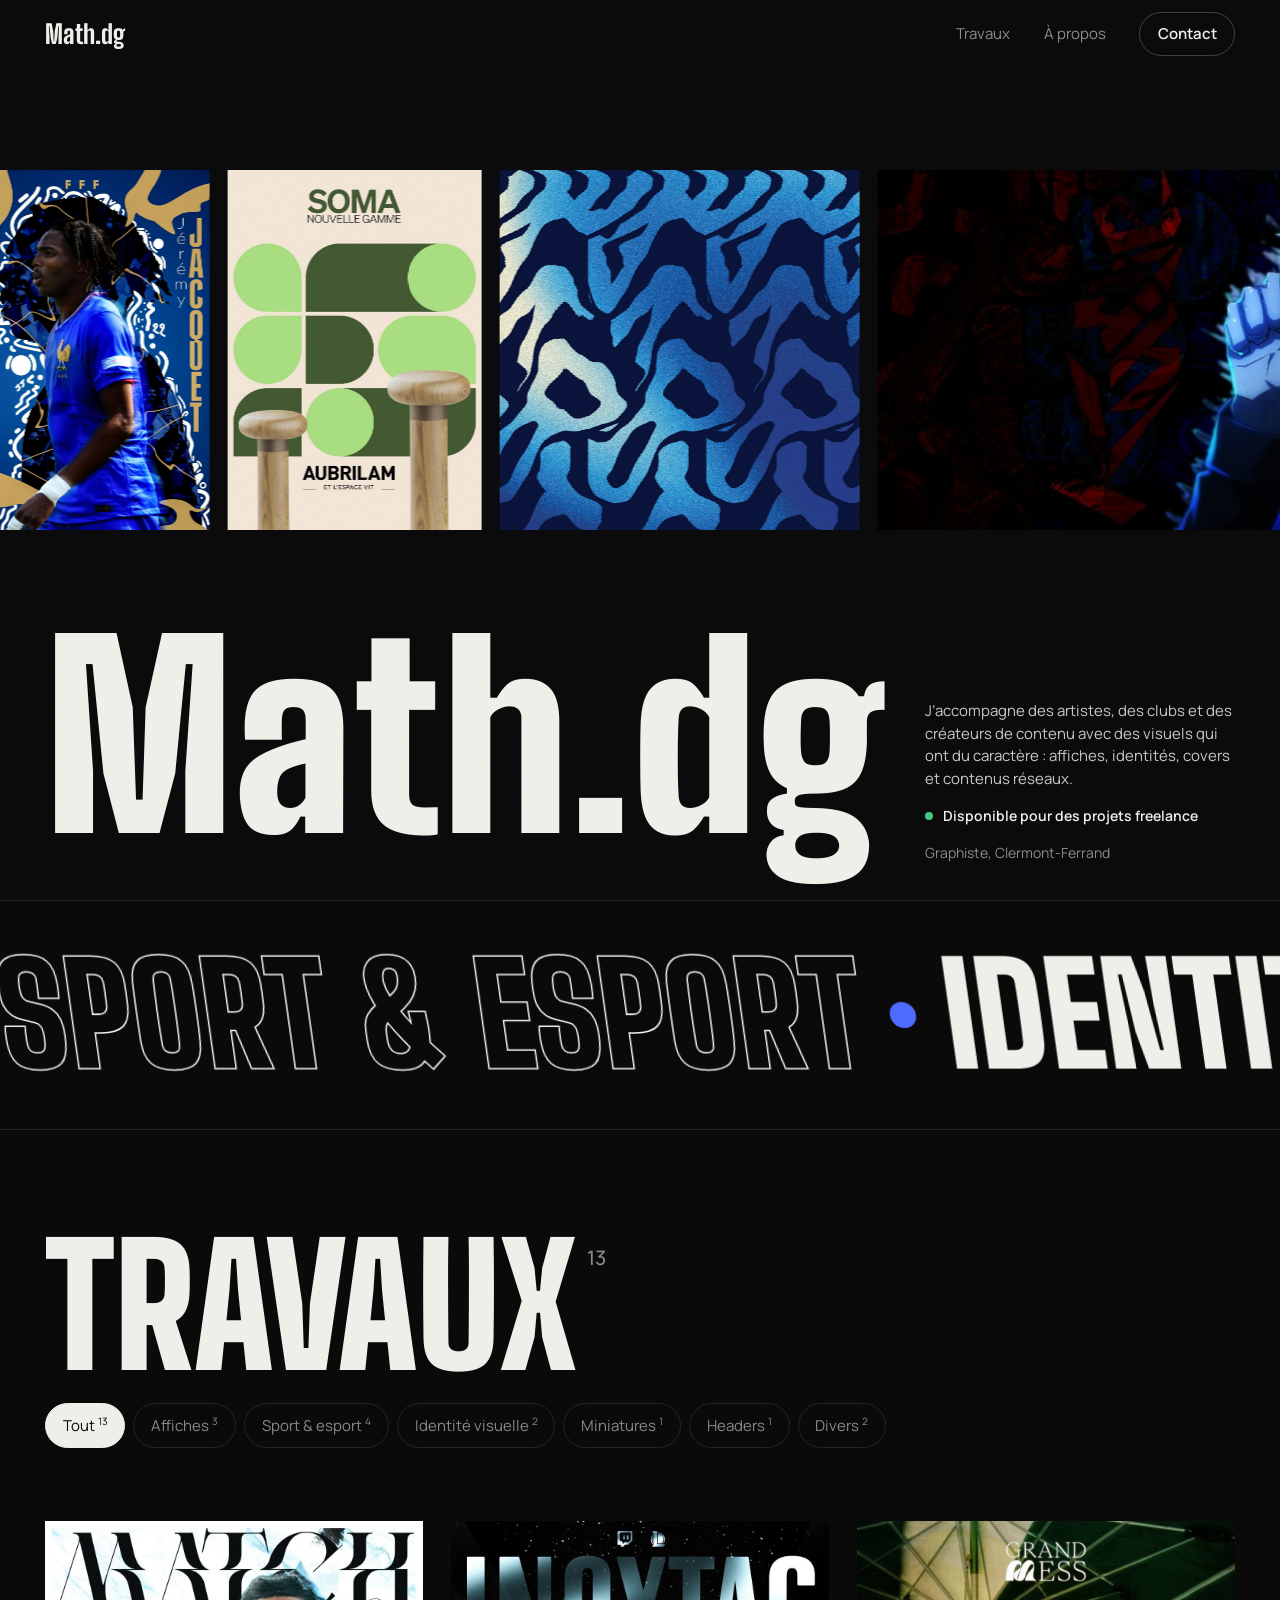
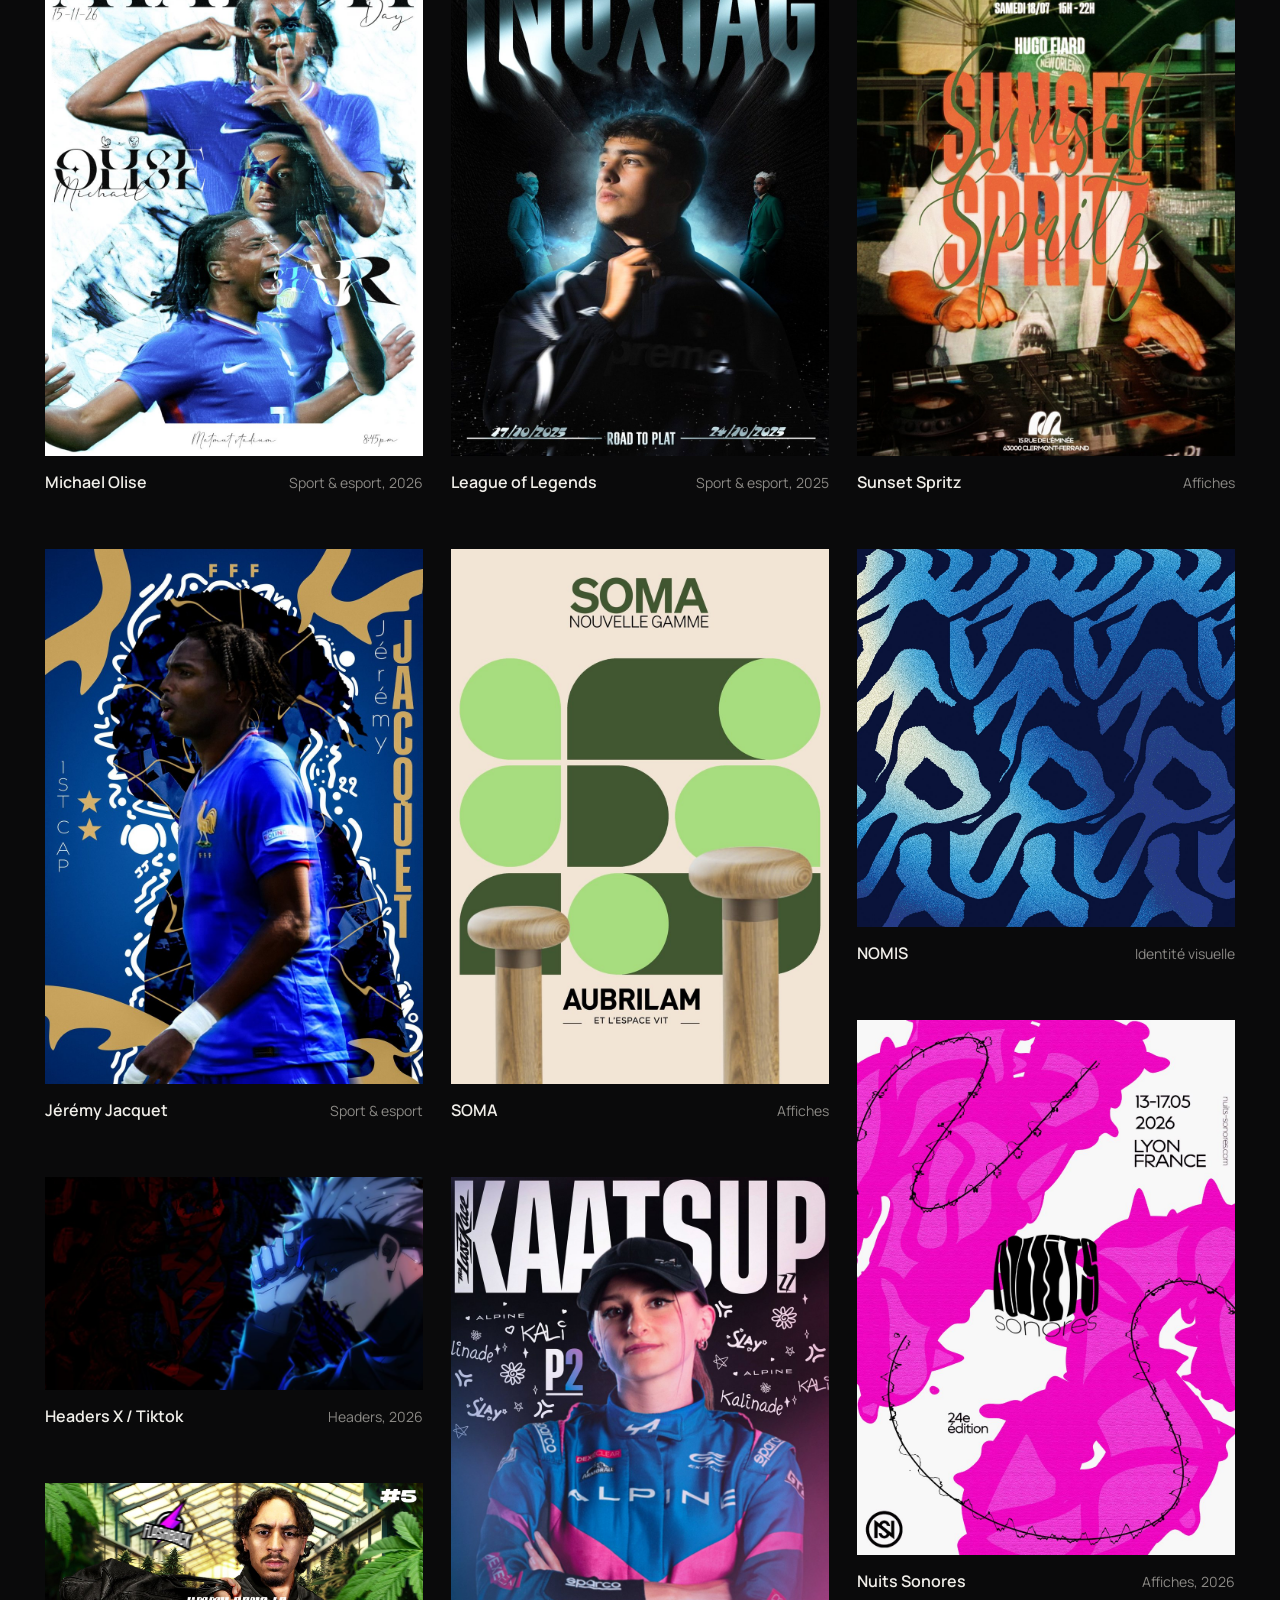
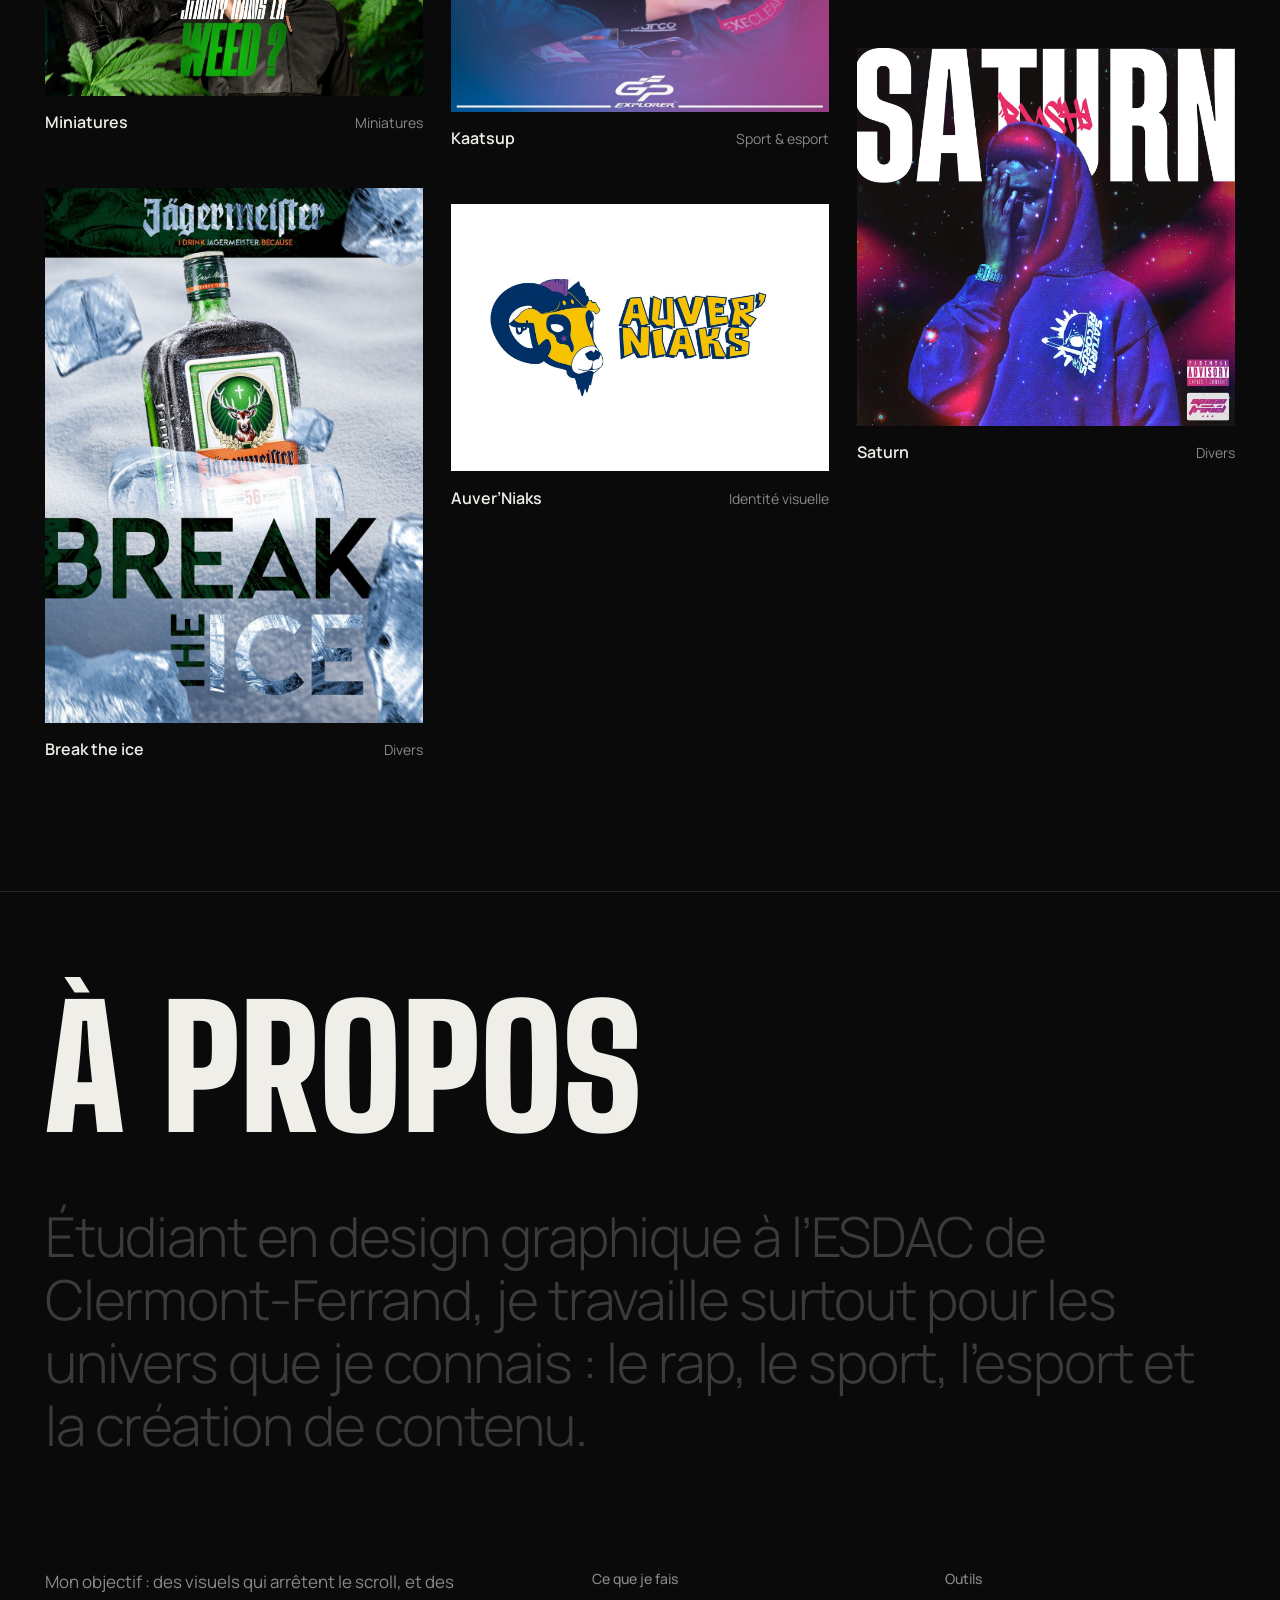
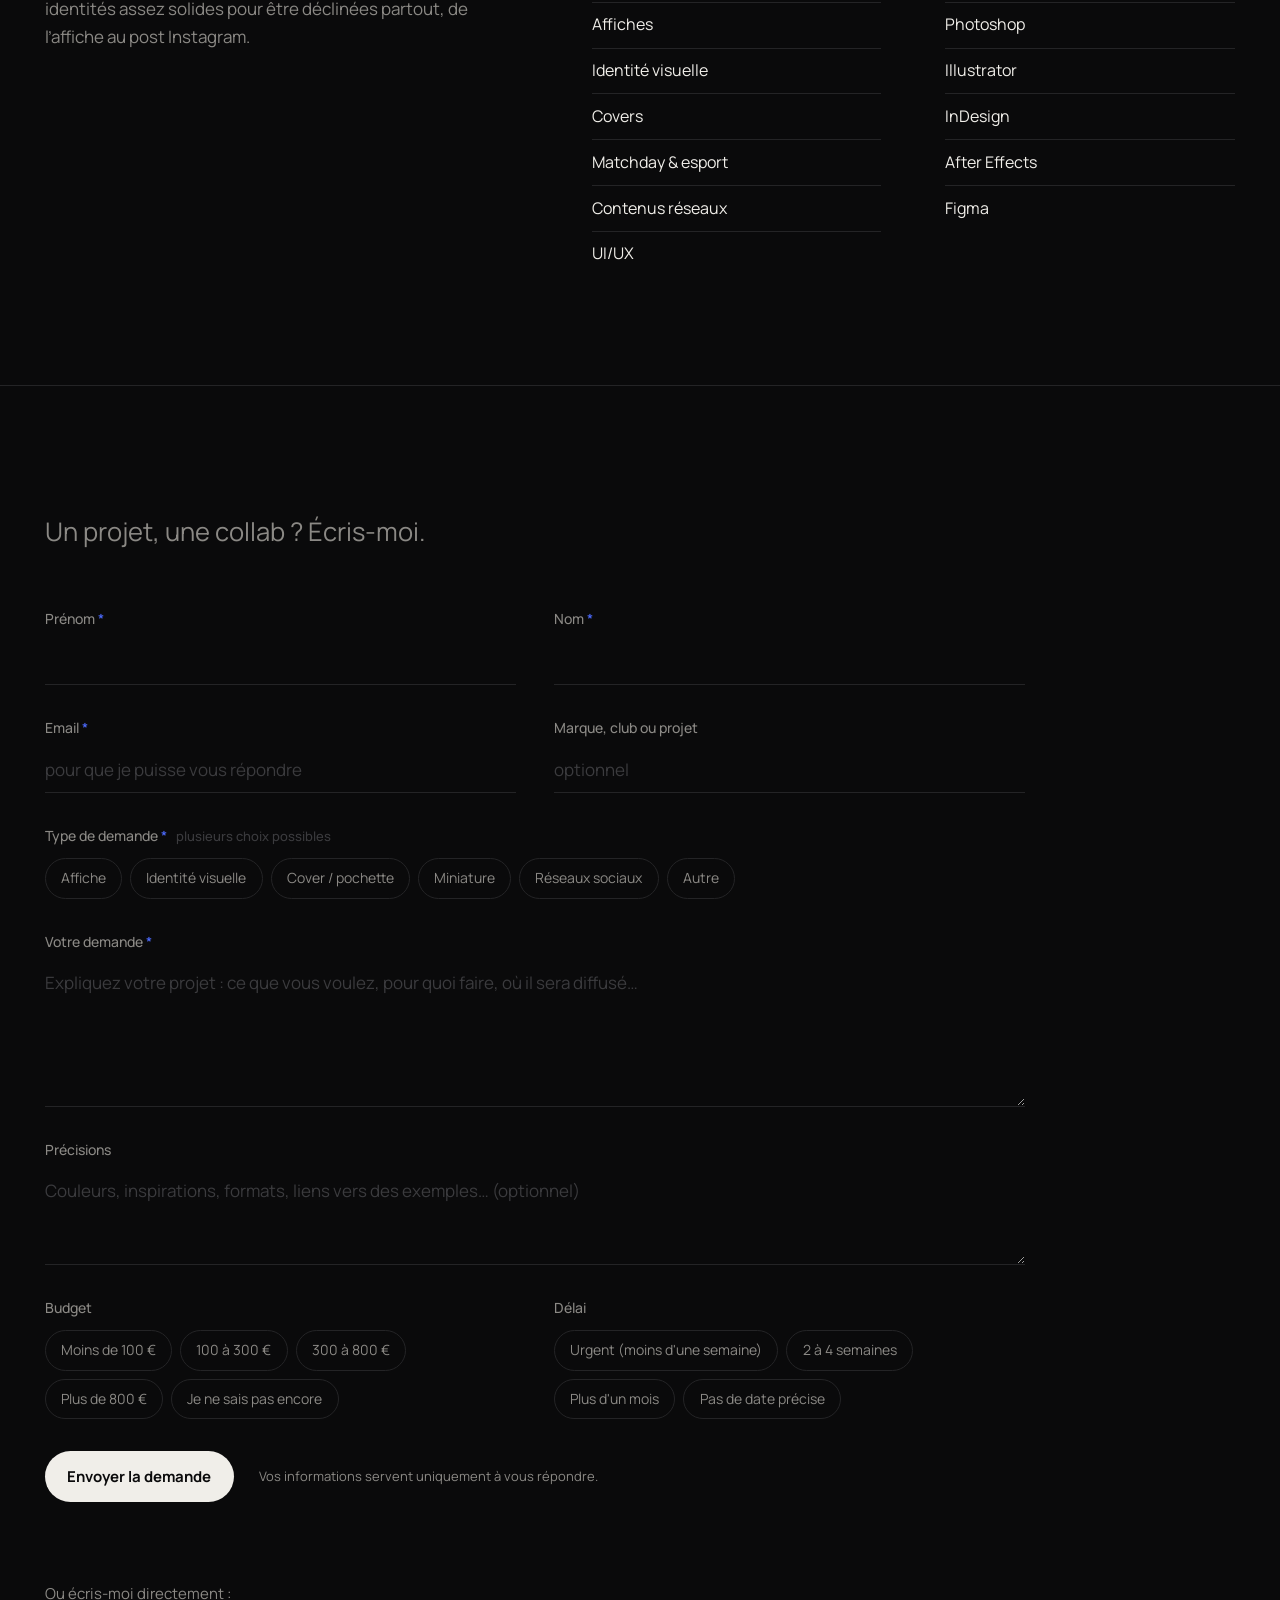
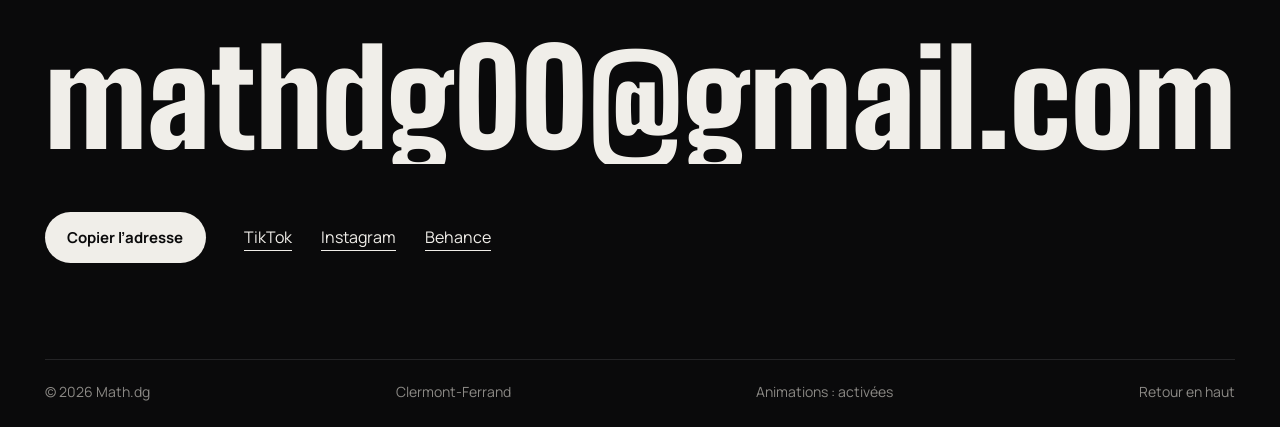
<file: index.html>
<!doctype html>
<html lang="fr">
<head>
  <meta charset="utf-8">
  <meta name="viewport" content="width=device-width, initial-scale=1">
  <title>Math.dg, graphiste</title>
  <meta name="description" content="Math.dg, graphiste à Clermont-Ferrand : affiches, identités visuelles, covers et visuels sport & esport pour des artistes, des clubs et des créateurs.">
  <meta name="theme-color" content="#0A0A0B">

  <!-- Aperçu quand le lien est partagé (Instagram, X, WhatsApp...) -->
  <meta property="og:type" content="website">
  <meta property="og:title" content="Math.dg, graphiste">
  <meta property="og:description" content="Affiches, identités visuelles, covers et visuels sport & esport.">
  <meta property="og:url" content="https://mathdg.fr/">
  <meta property="og:image" content="https://mathdg.fr/images/partage.jpg">
  <link rel="canonical" href="https://mathdg.fr/">
  <meta name="twitter:card" content="summary_large_image">

  <link rel="icon" href="favicon.svg?v=2" type="image/svg+xml">
  <link rel="apple-touch-icon" href="apple-touch-icon.png">
  <link rel="preconnect" href="https://fonts.googleapis.com">
  <link rel="preconnect" href="https://fonts.gstatic.com" crossorigin>
  <link href="https://fonts.googleapis.com/css2?family=Big+Shoulders+Display:wght@100..900&family=Manrope:wght@200..800&display=swap" rel="stylesheet">
  <link rel="stylesheet" href="css/style.css">
</head>
<body>
  <a class="skip" href="#app">Aller au contenu</a>

  <!-- Écran d'ouverture -->
  <div class="chargeur" aria-hidden="true">
    <div class="ch-cadre"></div>
    <p class="ch-nom" data-signature>Math.dg</p>
    <p class="ch-compteur">0</p>
  </div>

  <div class="progression" aria-hidden="true"></div>

  <header class="site-header">
    <a class="logo" href="#/" data-signature>Math.dg</a>
    <nav class="nav" aria-label="Navigation principale">
      <a href="#/travaux" data-nav="travaux">Travaux</a>
      <a href="#/a-propos" data-nav="a-propos">À propos</a>
      <a href="#/contact" class="nav-contact aimant" data-nav="contact">Contact</a>
    </nav>
  </header>

  <main id="app" tabindex="-1">
    <div id="vue-accueil"></div>
    <div id="vue-projet" hidden></div>
  </main>

  <!-- Bulle qui suit la souris sur les visuels -->
  <div class="curseur" aria-hidden="true"><span></span></div>

  <!-- Visionneuse plein écran -->
  <dialog class="visionneuse" aria-label="Visionneuse d'images">
    <figure class="vis-figure">
      <div class="vis-media"></div>
      <figcaption class="vis-legende"></figcaption>
    </figure>
    <div class="vis-barre">
      <button type="button" class="vis-prec">Précédente</button>
      <p class="vis-compteur" aria-live="polite"></p>
      <button type="button" class="vis-suiv">Suivante</button>
    </div>
    <button type="button" class="vis-fermer" autofocus>Fermer</button>
  </dialog>

  <noscript><p class="noscript">Ce portfolio a besoin de JavaScript pour s'afficher.</p></noscript>

  <script src="js/contenu.js"></script>
  <script src="js/app.js"></script>
</body>
</html>
</file>
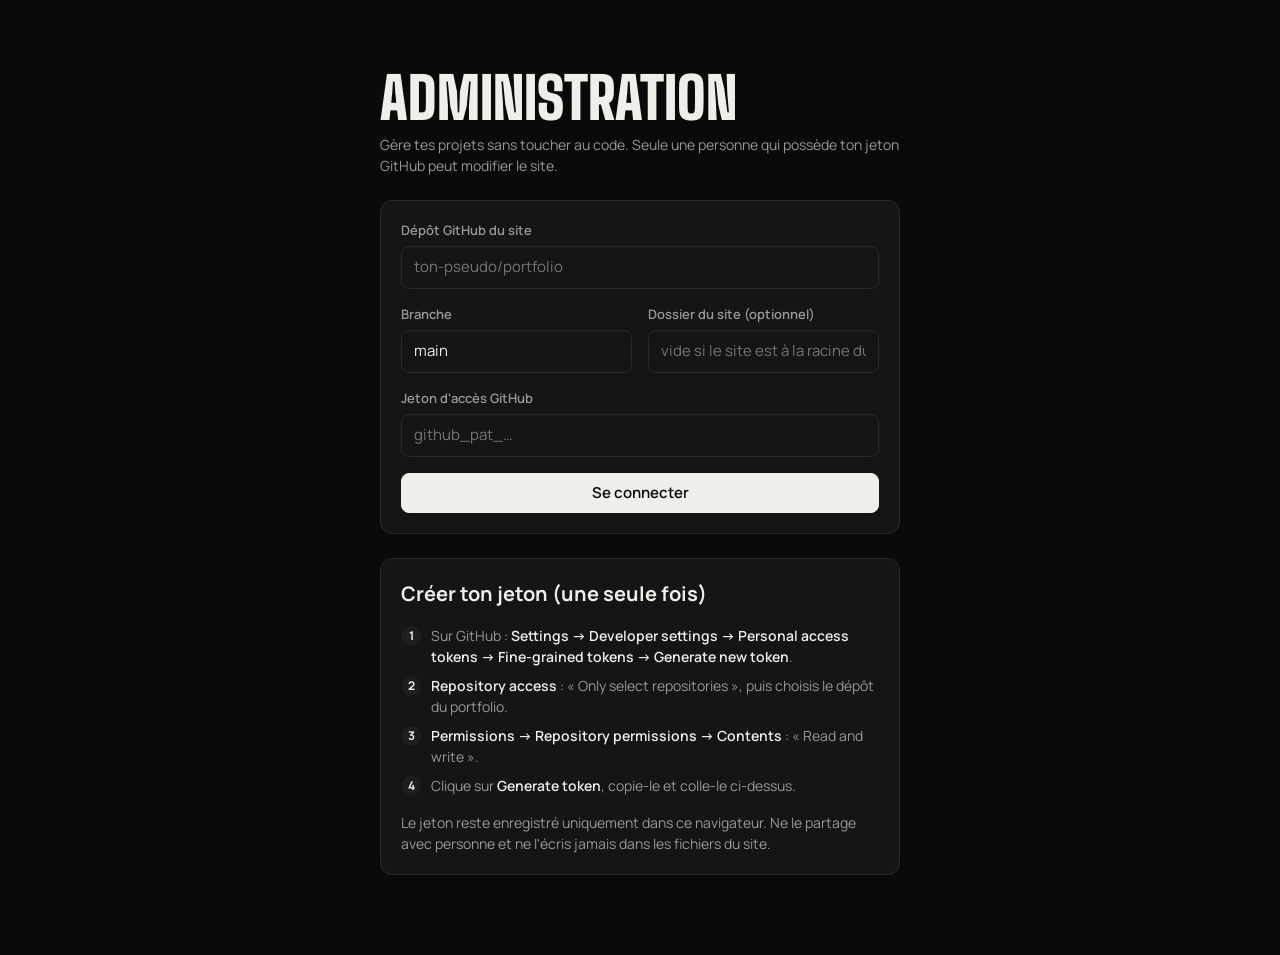
<file: admin.html>
<!doctype html>
<html lang="fr">
<head>
  <meta charset="utf-8">
  <meta name="viewport" content="width=device-width, initial-scale=1">
  <meta name="robots" content="noindex, nofollow">
  <title>Administration, Math.dg</title>
  <link rel="icon" href="favicon.svg?v=2" type="image/svg+xml">
  <link rel="apple-touch-icon" href="apple-touch-icon.png">
  <link rel="preconnect" href="https://fonts.googleapis.com">
  <link rel="preconnect" href="https://fonts.gstatic.com" crossorigin>
  <link href="https://fonts.googleapis.com/css2?family=Big+Shoulders+Display:wght@700..900&family=Manrope:wght@300..800&display=swap" rel="stylesheet">
  <style>
    :root { --fond: #0A0A0B; --fond-2: #151517; --fond-3: #1E1E21; --texte: #F0EEE9; --texte-2: #9A9893; --trait: #2A2A2D; --accent: #4D6BFF; --ok: #3CCB7F; --danger: #FF6B5E; color-scheme: dark; }
    *, *::before, *::after { box-sizing: border-box; }
    body { margin: 0; background: var(--fond); color: var(--texte); font: 15px/1.5 "Manrope", "Helvetica Neue", Arial, sans-serif; -webkit-font-smoothing: antialiased; }
    h1, h2, h3, p, ul, ol { margin: 0; padding: 0; }
    ul, ol { list-style: none; }
    a { color: inherit; }
    img { display: block; max-width: 100%; }
    button, input, select, textarea { font: inherit; color: inherit; }
    button { cursor: pointer; }
    :focus-visible { outline: 2px solid var(--accent); outline-offset: 2px; }
    [hidden] { display: none !important; }

    .page { max-width: 980px; margin: 0 auto; padding: 0 20px 120px; }
    .titre { font: 900 clamp(2.4rem, 6vw, 3.6rem)/0.9 "Big Shoulders Display", Impact, sans-serif; text-transform: uppercase; }
    h2 { font-size: 1.25rem; font-weight: 700; }
    h3 { font-size: 13px; font-weight: 600; color: var(--texte-2); margin-bottom: 8px; }
    .aide { color: var(--texte-2); font-size: 14px; }

    .btn { display: inline-flex; align-items: center; justify-content: center; gap: 6px; min-height: 40px; padding: 0 16px; border-radius: 8px; border: 1px solid var(--trait); background: var(--fond-3); font-weight: 600; white-space: nowrap; }
    .btn:hover:not(:disabled) { border-color: var(--texte-2); }
    .btn:disabled { opacity: 0.45; cursor: default; }
    .btn.plein { background: var(--texte); color: var(--fond); border-color: var(--texte); }
    .btn.plein:hover:not(:disabled) { background: #fff; }
    .btn.accent { background: var(--accent); border-color: var(--accent); color: #fff; }
    .btn.danger { color: var(--danger); }
    .btn.mini { min-height: 34px; min-width: 34px; padding: 0 9px; }
    .lien { background: none; border: 0; padding: 0; color: var(--texte-2); text-decoration: underline; text-underline-offset: 3px; }
    .lien:hover { color: var(--texte); }

    label { display: grid; gap: 6px; font-size: 13px; font-weight: 600; color: var(--texte-2); }
    input[type="text"], input[type="email"], input[type="url"], input[type="password"], select, textarea {
      width: 100%; min-height: 42px; padding: 9px 12px; border-radius: 8px; border: 1px solid var(--trait); background: var(--fond-2); color: var(--texte); font-weight: 400; font-size: 15px;
    }
    textarea { min-height: 120px; resize: vertical; line-height: 1.5; }
    input[type="color"] { width: 56px; height: 42px; padding: 3px; border-radius: 8px; border: 1px solid var(--trait); background: var(--fond-2); }
    .case { display: flex; align-items: center; gap: 10px; color: var(--texte); font-size: 15px; font-weight: 500; }
    .case input { width: 18px; height: 18px; accent-color: var(--accent); }
    .champs { display: grid; grid-template-columns: repeat(2, minmax(0, 1fr)); gap: 16px; }
    .champs .large { grid-column: 1 / -1; }
    .bloc { background: var(--fond-2); border: 1px solid var(--trait); border-radius: 12px; padding: 20px; display: grid; gap: 16px; }
    .pile { display: grid; gap: 22px; }

    /* Connexion */
    .connexion { max-width: 560px; margin: 0 auto; padding: 8vh 20px 80px; display: grid; gap: 24px; }
    .etapes { display: grid; gap: 8px; counter-reset: e; }
    .etapes li { counter-increment: e; padding-left: 30px; position: relative; color: var(--texte-2); font-size: 14px; }
    .etapes li::before { content: counter(e); position: absolute; left: 0; top: 1px; width: 20px; height: 20px; border-radius: 50%; background: var(--fond-3); color: var(--texte); font-size: 12px; font-weight: 700; display: grid; place-items: center; }
    .etapes b { color: var(--texte); font-weight: 600; }

    /* Barre du haut */
    .barre { position: sticky; top: 0; z-index: 10; background: rgba(10, 10, 11, 0.9); backdrop-filter: blur(12px); border-bottom: 1px solid var(--trait); }
    .barre-in { max-width: 980px; margin: 0 auto; padding: 12px 20px; display: flex; align-items: center; gap: 12px 18px; flex-wrap: wrap; }
    .marque { font: 800 22px/1 "Big Shoulders Display", Impact, sans-serif; margin-right: auto; }
    .statut { display: flex; align-items: center; gap: 8px; font-size: 14px; color: var(--texte-2); }
    .statut i { width: 8px; height: 8px; border-radius: 50%; background: var(--ok); }
    .statut.sale i { background: #F5B942; }
    .statut.sale { color: var(--texte); }
    .onglets { display: flex; gap: 6px; flex-wrap: wrap; padding: 22px 0; }
    .onglet { min-height: 38px; padding: 0 16px; border-radius: 999px; border: 1px solid var(--trait); background: none; color: var(--texte-2); font-weight: 600; }
    .onglet[aria-pressed="true"] { background: var(--texte); color: var(--fond); border-color: var(--texte); }
    .message { margin-bottom: 18px; padding: 12px 16px; border-radius: 10px; border: 1px solid var(--trait); background: var(--fond-2); }
    .message.ok { border-color: color-mix(in srgb, var(--ok) 50%, transparent); }
    .message.erreur { border-color: color-mix(in srgb, var(--danger) 60%, transparent); color: #FFC9C3; }

    /* Listes */
    .tete { display: flex; align-items: center; justify-content: space-between; gap: 12px; flex-wrap: wrap; margin-bottom: 14px; }
    .ligne { display: grid; grid-template-columns: auto 64px minmax(0, 1fr) auto; align-items: center; gap: 14px; padding: 10px 12px; background: var(--fond-2); border: 1px solid var(--trait); border-radius: 12px; }
    .ligne + .ligne { margin-top: 8px; }
    .ligne.glisse { opacity: 0.4; }
    .ligne.cible { border-color: var(--accent); }
    .poignee { cursor: grab; color: var(--texte-2); padding: 6px 2px; user-select: none; font-size: 18px; line-height: 1; }
    .vig { width: 64px; height: 64px; border-radius: 8px; overflow: hidden; background: var(--fond-3); }
    .vig img { width: 100%; height: 100%; object-fit: cover; }
    .l-titre { font-weight: 700; overflow: hidden; text-overflow: ellipsis; white-space: nowrap; }
    .l-info { color: var(--texte-2); font-size: 13px; overflow: hidden; text-overflow: ellipsis; white-space: nowrap; }
    .actions { display: flex; gap: 6px; flex-wrap: wrap; justify-content: flex-end; }
    .vide { padding: 32px; text-align: center; color: var(--texte-2); border: 1px dashed var(--trait); border-radius: 12px; }

    /* Éditeur */
    .couv { display: flex; gap: 18px; align-items: flex-start; flex-wrap: wrap; }
    .couv-img { width: 150px; min-height: 110px; border-radius: 10px; overflow: hidden; background: var(--fond-3); display: grid; place-items: center; color: var(--texte-2); font-size: 13px; }
    .couv-img img { width: 100%; height: auto; }
    .couv-cote { display: grid; gap: 10px; flex: 1; min-width: 220px; }
    .gal { display: grid; grid-template-columns: 84px minmax(0, 1fr) auto; gap: 12px; align-items: start; padding: 12px; border: 1px solid var(--trait); border-radius: 10px; }
    .gal + .gal { margin-top: 8px; }
    .gal .vig { width: 84px; height: 84px; }
    .gal-champs { display: grid; grid-template-columns: repeat(2, minmax(0, 1fr)); gap: 10px; }
    .gal-champs .large { grid-column: 1 / -1; }
    .rangee { display: grid; grid-template-columns: minmax(0, 1fr) minmax(0, 2fr) auto; gap: 8px; align-items: end; }
    .rangee + .rangee { margin-top: 8px; }
    .pied-edit { position: sticky; bottom: 0; display: flex; gap: 10px; flex-wrap: wrap; padding: 14px 0; background: linear-gradient(transparent, var(--fond) 30%); }
    .fichier { position: absolute; width: 1px; height: 1px; opacity: 0; }

    @media (max-width: 640px) {
      .champs, .gal-champs { grid-template-columns: 1fr; }
      .ligne { grid-template-columns: 52px minmax(0, 1fr); }
      .ligne .poignee { display: none; }
      .ligne .vig { width: 52px; height: 52px; }
      .ligne .actions { grid-column: 1 / -1; justify-content: flex-start; }
      .gal { grid-template-columns: 64px minmax(0, 1fr); }
      .gal .vig { width: 64px; height: 64px; }
      .gal .actions { grid-column: 1 / -1; justify-content: flex-start; }
      .rangee { grid-template-columns: 1fr; }
    }
  </style>
</head>
<body>
<div id="racine"></div>
<noscript><p style="padding:2rem">Cette page a besoin de JavaScript.</p></noscript>

<script>
/* Administration du portfolio Math.dg.
   Cette page modifie js/contenu.js et le dossier images/ directement dans ton dépôt GitHub.
   Sans ton jeton d'accès GitHub, elle ne peut rien lire ni modifier : toi seul peux publier. */
(() => {
  "use strict";

  const racine = document.getElementById("racine");
  const CLE = "mdg-admin";
  const FORMATS = [["portrait", "Portrait (affiche)"], ["carre", "Carré (cover, logo)"], ["paysage", "Paysage"], ["large", "Large 16:9 (miniature)"]];
  const LARGEURS = [["", "Pleine largeur"], ["demi", "Deux par ligne"], ["tiers", "Trois par ligne"], ["centre", "Seule, centrée"]];

  let conf = { depot: "", branche: "main", dossier: "", jeton: "" };
  try { conf = { ...conf, ...JSON.parse(localStorage.getItem(CLE) || "{}") }; } catch { /* stockage indisponible */ }

  const etat = {
    connecte: false, site: null, cats: [], projets: [],
    origine: new Set(),      // images présentes dans le dépôt au dernier chargement
    envois: new Map(),       // chemin -> image à envoyer à la prochaine publication
    apercus: new Map(),      // chemin -> aperçu local
    sale: false, occupe: "", onglet: "projets", brouillon: null, indexEdition: -1, message: null,
  };

  /* ---------- Petits outils ---------- */

  // Crée un élément : h("div", { class: "x", onclick: fn }, enfants…). Le texte est toujours échappé.
  function h(tag, attrs, ...enfants) {
    const el = document.createElement(tag);
    for (const [k, v] of Object.entries(attrs || {})) {
      if (v === false || v == null) continue;
      if (k.startsWith("on")) el.addEventListener(k.slice(2), v);
      else if (k === "value") el.value = v;
      else if (k === "checked") el.checked = !!v;
      else el.setAttribute(k, v === true ? "" : v);
    }
    for (const e of enfants.flat()) if (e != null && e !== false) el.append(e.nodeType ? e : document.createTextNode(String(e)));
    return el;
  }
  const slugifier = (s) => String(s).normalize("NFD").replace(/[̀-ͯ]/g, "").toLowerCase().replace(/[^a-z0-9]+/g, "-").replace(/^-+|-+$/g, "").slice(0, 50);
  const idCourt = () => Math.random().toString(36).slice(2, 7);
  const copie = (o) => JSON.parse(JSON.stringify(o));
  const chemin = (p) => (conf.dossier ? conf.dossier.replace(/^\/+|\/+$/g, "") + "/" : "") + p;
  const srcImage = (p) => etat.apercus.get(p) || p;
  const nomCat = (nom) => (etat.cats.find((c) => c.nom === nom) || { titre: nom }).titre;

  function marquerSale() {
    etat.sale = true;
    majStatut();
  }
  window.addEventListener("beforeunload", (e) => {
    if (etat.sale || etat.brouillon) { e.preventDefault(); e.returnValue = ""; }
  });

  /* ---------- GitHub ---------- */

  async function api(route, options = {}) {
    let rep;
    try {
      rep = await fetch(`https://api.github.com/repos/${conf.depot}${route}`, {
        ...options,
        headers: {
          Authorization: `Bearer ${conf.jeton}`,
          Accept: options.brut ? "application/vnd.github.raw+json" : "application/vnd.github+json",
          "X-GitHub-Api-Version": "2022-11-28",
          ...(options.body ? { "Content-Type": "application/json" } : {}),
        },
      });
    } catch {
      throw new Error("Impossible de joindre GitHub. Vérifie ta connexion internet.");
    }
    if (!rep.ok) {
      const messages = {
        401: "Jeton refusé : il est faux ou expiré. Crée-en un nouveau sur GitHub.",
        403: "Accès refusé : le jeton n'a pas le droit d'écrire dans ce dépôt (permission « Contents : Read and write »).",
        404: "Introuvable : vérifie le nom du dépôt, la branche et le dossier, et que le jeton a bien accès à ce dépôt.",
        409: "Le dépôt a changé entre-temps. Recharge la page puis recommence.",
        422: "GitHub a refusé l'envoi. Recharge la page puis recommence.",
      };
      throw new Error(messages[rep.status] || `Erreur GitHub ${rep.status}.`);
    }
    return options.brut ? rep.text() : rep.json();
  }

  function cheminsImages(projets) {
    const s = new Set();
    for (const p of projets) {
      if (p.couverture) s.add(p.couverture);
      if (p.vignette) s.add(p.vignette);
      for (const i of p.images || []) { if (i.src) s.add(i.src); if (i.video) s.add(i.video); if (i.poster) s.add(i.poster); }
    }
    return s;
  }

  async function charger() {
    const texte = await api(`/contents/${chemin("js/contenu.js")}?ref=${encodeURIComponent(conf.branche)}`, { brut: true });
    let d;
    try { d = new Function(texte + "\nreturn { SITE, CATEGORIES, PROJETS };")(); }
    catch { throw new Error("Le fichier js/contenu.js du dépôt contient une erreur et ne peut pas être lu."); }
    etat.site = d.SITE;
    etat.cats = d.CATEGORIES;
    etat.projets = d.PROJETS;
    etat.origine = cheminsImages(etat.projets);
    etat.envois.clear();
    etat.sale = false;
    etat.connecte = true;
  }

  function genererContenu() {
    const projets = etat.projets.map((p) => ({
      slug: p.slug, titre: p.titre || "", client: p.client || "",
      annee: /^\d{4}$/.test(String(p.annee)) ? Number(p.annee) : p.annee || "",
      categorie: p.categorie || "", format: p.format || "portrait", role: p.role || "",
      couverture: p.couverture || "", vignette: p.vignette || "", couleur: p.couleur || "#4D6BFF",
      description: p.description || [], images: p.images || [],
    }));
    const j = (o) => JSON.stringify(o, null, 2);
    return `/* ==========================================================================
   CONTENU DU SITE Math.dg
   Ce fichier est mis à jour par la page d'administration (admin.html).
   Tu peux aussi le modifier à la main : garde simplement les guillemets et les virgules.
   ========================================================================== */

const SITE = ${j(etat.site)};

const CATEGORIES = ${j(etat.cats)};

const PROJETS = ${j(projets)};
`;
  }

  const enBase64 = (blob) => new Promise((ok, non) => {
    const l = new FileReader();
    l.onload = () => ok(String(l.result).split(",")[1]);
    l.onerror = () => non(new Error("Lecture de l'image impossible."));
    l.readAsDataURL(blob);
  });

  async function publier() {
    if (etat.occupe) return;
    const progres = (t) => { etat.occupe = t; majStatut(); };
    etat.message = null;
    try {
      progres("Préparation…");
      const br = encodeURIComponent(conf.branche);
      const ref = await api(`/git/ref/heads/${br}`);
      const tete = await api(`/git/commits/${ref.object.sha}`);
      const arbre = await api(`/git/trees/${tete.tree.sha}?recursive=1`);
      const existants = new Set(arbre.tree.map((e) => e.path));

      const utilises = cheminsImages(etat.projets);
      const aEnvoyer = [...etat.envois.keys()].filter((p) => utilises.has(p));
      const entrees = [];
      let n = 0;
      for (const p of aEnvoyer) {
        progres(`Envoi des images ${++n}/${aEnvoyer.length}…`);
        const blob = await api("/git/blobs", { method: "POST", body: JSON.stringify({ content: await enBase64(etat.envois.get(p)), encoding: "base64" }) });
        entrees.push({ path: chemin(p), mode: "100644", type: "blob", sha: blob.sha });
      }
      // Images qui ne servent plus : supprimées du dépôt
      for (const p of etat.origine) {
        if (!utilises.has(p) && existants.has(chemin(p))) entrees.push({ path: chemin(p), mode: "100644", type: "blob", sha: null });
      }
      entrees.push({ path: chemin("js/contenu.js"), mode: "100644", type: "blob", content: genererContenu() });

      progres("Publication…");
      const nouvelArbre = await api("/git/trees", { method: "POST", body: JSON.stringify({ base_tree: tete.tree.sha, tree: entrees }) });
      const commit = await api("/git/commits", { method: "POST", body: JSON.stringify({ message: "Mise à jour du portfolio depuis l'administration", tree: nouvelArbre.sha, parents: [ref.object.sha] }) });
      await api(`/git/refs/heads/${br}`, { method: "PATCH", body: JSON.stringify({ sha: commit.sha }) });

      etat.origine = utilises;
      etat.envois.clear();
      etat.sale = false;
      etat.message = { type: "ok", texte: "Publié. Le site se met à jour tout seul dans 1 à 2 minutes (recharge-le avec Ctrl + F5)." };
    } catch (e) {
      etat.message = { type: "erreur", texte: e.message };
    }
    etat.occupe = "";
    rendu();
    scrollTo({ top: 0 });
  }

  /* ---------- Images : redimensionnées dans le navigateur avant l'envoi ---------- */

  async function versJpeg(source, maxi, qualite) {
    const k = Math.min(1, maxi / Math.max(source.width, source.height));
    const c = document.createElement("canvas");
    c.width = Math.round(source.width * k);
    c.height = Math.round(source.height * k);
    const ctx = c.getContext("2d");
    ctx.fillStyle = "#fff"; // les zones transparentes d'un PNG deviennent blanches
    ctx.fillRect(0, 0, c.width, c.height);
    ctx.imageSmoothingQuality = "high";
    ctx.drawImage(source, 0, 0, c.width, c.height);
    const blob = await new Promise((ok) => c.toBlob(ok, "image/jpeg", qualite));
    if (!blob) throw new Error("Conversion de l'image impossible.");
    return { blob, canvas: c };
  }

  async function lireImage(fichier) {
    if (!/^image\/(jpeg|png|webp)$/.test(fichier.type)) throw new Error(`« ${fichier.name} » : format non pris en charge. Utilise un JPG, un PNG ou un WebP.`);
    try { return await createImageBitmap(fichier); }
    catch { throw new Error(`« ${fichier.name} » : image illisible.`); }
  }

  function couleurDominante(canvas) {
    const t = document.createElement("canvas");
    t.width = t.height = 40;
    const ctx = t.getContext("2d");
    ctx.drawImage(canvas, 0, 0, 40, 40);
    const d = ctx.getImageData(0, 0, 40, 40).data;
    let r = 0, g = 0, b = 0, poids = 0;
    for (let i = 0; i < d.length; i += 4) {
      const max = Math.max(d[i], d[i + 1], d[i + 2]), min = Math.min(d[i], d[i + 1], d[i + 2]);
      const p = ((max - min) / 255) ** 2 + 0.001; // les couleurs vives comptent plus
      r += d[i] * p; g += d[i + 1] * p; b += d[i + 2] * p; poids += p;
    }
    let c = [r / poids, g / poids, b / poids];
    const lum = (c[0] + c[1] + c[2]) / 3;
    const cible = Math.min(Math.max(lum, 95), 150);
    c = c.map((v) => Math.round(Math.min(255, Math.max(0, v * (cible / Math.max(lum, 1))))));
    return "#" + c.map((v) => v.toString(16).padStart(2, "0")).join("").toUpperCase();
  }

  function enregistrerImage(cheminImg, blob) {
    etat.envois.set(cheminImg, blob);
    etat.apercus.set(cheminImg, URL.createObjectURL(blob));
  }

  async function ajouterCouverture(fichier) {
    const b = etat.brouillon;
    const img = await lireImage(fichier);
    const id = idCourt();
    const grande = await versJpeg(img, 2400, 0.9);
    const petite = await versJpeg(img, 1400, 0.84);
    b.couverture = `images/projets/${b.slug}/cover-${id}.jpg`;
    b.vignette = `images/projets/${b.slug}/vignette-${id}.jpg`;
    enregistrerImage(b.couverture, grande.blob);
    enregistrerImage(b.vignette, petite.blob);
    b.couleur = couleurDominante(petite.canvas);
    const ratio = img.width / img.height;
    b.format = ratio > 1.6 ? "large" : ratio > 1.15 ? "paysage" : ratio > 0.87 ? "carre" : "portrait";
  }

  async function ajouterGalerie(fichiers) {
    const b = etat.brouillon;
    for (const f of fichiers) {
      const img = await lireImage(f);
      const { blob } = await versJpeg(img, 2400, 0.9);
      const p = `images/projets/${b.slug}/${slugifier(f.name.replace(/\.[^.]+$/, "")) || "image"}-${idCourt()}.jpg`;
      enregistrerImage(p, blob);
      b.images.push({ src: p, alt: b.titre || "" });
    }
  }

  /* ---------- Écran de connexion ---------- */

  function vueConnexion() {
    const depot = h("input", { type: "text", value: conf.depot, placeholder: "ton-pseudo/portfolio", autocomplete: "off", required: true });
    const branche = h("input", { type: "text", value: conf.branche || "main", required: true });
    const dossier = h("input", { type: "text", value: conf.dossier, placeholder: "vide si le site est à la racine du dépôt" });
    const jeton = h("input", { type: "password", value: conf.jeton, placeholder: "github_pat_…", autocomplete: "off", required: true });
    const bouton = h("button", { class: "btn plein", type: "submit" }, "Se connecter");
    const erreur = h("p", { class: "message erreur", role: "alert", hidden: true });

    const form = h("form", { class: "bloc", onsubmit: async (e) => {
      e.preventDefault();
      conf = { depot: depot.value.trim().replace(/^https:\/\/github\.com\//, "").replace(/\/+$/, ""), branche: branche.value.trim() || "main", dossier: dossier.value.trim(), jeton: jeton.value.trim() };
      bouton.disabled = true; bouton.textContent = "Connexion…"; erreur.hidden = true;
      try {
        const d = await api("");
        if (d.permissions && !d.permissions.push) throw new Error("Ce jeton peut lire le dépôt mais pas y écrire. Donne-lui la permission « Contents : Read and write ».");
        await charger();
        try { localStorage.setItem(CLE, JSON.stringify(conf)); } catch { /* stockage indisponible */ }
        rendu();
      } catch (err) {
        erreur.textContent = err.message; erreur.hidden = false;
        bouton.disabled = false; bouton.textContent = "Se connecter";
      }
    } },
      h("label", {}, "Dépôt GitHub du site", depot),
      h("div", { class: "champs" }, h("label", {}, "Branche", branche), h("label", {}, "Dossier du site (optionnel)", dossier)),
      h("label", {}, "Jeton d'accès GitHub", jeton),
      erreur, bouton,
    );

    return h("main", { class: "connexion" },
      h("div", {}, h("h1", { class: "titre" }, "Administration"), h("p", { class: "aide", style: "margin-top:10px" }, "Gère tes projets sans toucher au code. Seule une personne qui possède ton jeton GitHub peut modifier le site.")),
      form,
      h("div", { class: "bloc" },
        h("h2", {}, "Créer ton jeton (une seule fois)"),
        h("ol", { class: "etapes" },
          h("li", {}, "Sur GitHub : ", h("b", {}, "Settings → Developer settings → Personal access tokens → Fine-grained tokens → Generate new token"), "."),
          h("li", {}, h("b", {}, "Repository access"), " : « Only select repositories », puis choisis le dépôt du portfolio."),
          h("li", {}, h("b", {}, "Permissions → Repository permissions → Contents"), " : « Read and write »."),
          h("li", {}, "Clique sur ", h("b", {}, "Generate token"), ", copie-le et colle-le ci-dessus."),
        ),
        h("p", { class: "aide" }, "Le jeton reste enregistré uniquement dans ce navigateur. Ne le partage avec personne et ne l'écris jamais dans les fichiers du site."),
      ),
    );
  }

  /* ---------- Barre du haut ---------- */

  let elStatut, elPublier;
  function majStatut() {
    if (!elStatut) return;
    elStatut.className = "statut" + (etat.sale ? " sale" : "");
    elStatut.lastChild.textContent = etat.occupe || (etat.sale ? "Modifications non publiées" : "Tout est publié");
    elPublier.disabled = !etat.sale || !!etat.occupe || !!etat.brouillon;
    elPublier.textContent = etat.occupe ? "Publication…" : "Publier";
  }

  function barre() {
    elStatut = h("p", { class: "statut", "aria-live": "polite" }, h("i", { "aria-hidden": "true" }), "");
    elPublier = h("button", { class: "btn accent", type: "button", onclick: publier }, "Publier");
    return h("header", { class: "barre" }, h("div", { class: "barre-in" },
      h("span", { class: "marque" }, "Math.dg, admin"),
      elStatut, elPublier,
      h("a", { class: "btn", href: "./", target: "_blank", rel: "noopener" }, "Voir le site"),
      h("button", { class: "lien", type: "button", onclick: () => {
        if ((etat.sale || etat.brouillon) && !confirm("Des modifications ne sont pas publiées. Se déconnecter quand même ?")) return;
        try { localStorage.removeItem(CLE); } catch { /* stockage indisponible */ }
        conf.jeton = ""; etat.connecte = false; etat.sale = false; etat.brouillon = null;
        rendu();
      } }, "Se déconnecter"),
    ));
  }

  /* ---------- Liste des projets ---------- */

  function deplacer(liste, de, vers) {
    if (vers < 0 || vers >= liste.length || de === vers) return false;
    liste.splice(vers, 0, liste.splice(de, 1)[0]);
    return true;
  }

  function vueProjets() {
    let glisse = -1;
    const lignes = etat.projets.map((p, i) => {
      const li = h("li", { class: "ligne", draggable: "true",
        ondragstart: (e) => { glisse = i; li.classList.add("glisse"); e.dataTransfer.effectAllowed = "move"; e.dataTransfer.setData("text/plain", String(i)); },
        ondragend: () => li.classList.remove("glisse"),
        ondragover: (e) => { e.preventDefault(); e.dataTransfer.dropEffect = "move"; li.classList.add("cible"); },
        ondragleave: () => li.classList.remove("cible"),
        ondrop: (e) => { e.preventDefault(); if (deplacer(etat.projets, glisse, i)) { etat.sale = true; rendu(); } },
      },
        h("span", { class: "poignee", title: "Glisser pour déplacer", "aria-hidden": "true" }, "⠿"),
        h("div", { class: "vig" }, p.vignette || p.couverture ? h("img", { src: srcImage(p.vignette || p.couverture), alt: "", loading: "lazy" }) : null),
        h("div", { style: "min-width:0" }, h("p", { class: "l-titre" }, p.titre || "(sans titre)"), h("p", { class: "l-info" }, [nomCat(p.categorie), p.client, p.annee].filter(Boolean).join(" · "))),
        h("div", { class: "actions" },
          h("button", { class: "btn mini", type: "button", "aria-label": `Monter ${p.titre}`, disabled: i === 0, onclick: () => { deplacer(etat.projets, i, i - 1); etat.sale = true; rendu(); } }, "↑"),
          h("button", { class: "btn mini", type: "button", "aria-label": `Descendre ${p.titre}`, disabled: i === etat.projets.length - 1, onclick: () => { deplacer(etat.projets, i, i + 1); etat.sale = true; rendu(); } }, "↓"),
          h("button", { class: "btn", type: "button", onclick: () => { etat.brouillon = copie(p); etat.indexEdition = i; rendu(); scrollTo({ top: 0 }); } }, "Modifier"),
          h("button", { class: "btn danger", type: "button", onclick: () => {
            if (!confirm(`Supprimer le projet « ${p.titre} » et ses images ?`)) return;
            etat.projets.splice(i, 1); etat.sale = true; rendu();
          } }, "Supprimer"),
        ),
      );
      return li;
    });

    return h("section", {},
      h("div", { class: "tete" },
        h("div", {}, h("h2", {}, `Projets (${etat.projets.length})`), h("p", { class: "aide" }, "L'ordre de cette liste est l'ordre d'affichage sur le site.")),
        h("button", { class: "btn plein", type: "button", onclick: () => {
          etat.brouillon = { slug: "", titre: "", client: "", annee: new Date().getFullYear(), categorie: (etat.cats[0] || {}).nom || "", format: "portrait", role: "", couverture: "", vignette: "", couleur: "#4D6BFF", description: [], images: [] };
          etat.indexEdition = -1; rendu(); scrollTo({ top: 0 });
        } }, "Ajouter un projet"),
      ),
      lignes.length ? h("ul", {}, lignes) : h("p", { class: "vide" }, "Aucun projet pour l'instant. Ajoute le premier."),
    );
  }

  /* ---------- Éditeur de projet ---------- */

  function champ(libelle, valeur, surSaisie, attrs = {}) {
    return h("label", attrs.classe ? { class: attrs.classe } : {}, libelle, h("input", { type: "text", value: valeur ?? "", placeholder: attrs.placeholder, oninput: (e) => surSaisie(e.target.value) }));
  }
  function liste(libelle, options, valeur, surChoix) {
    return h("label", {}, libelle, h("select", { onchange: (e) => surChoix(e.target.value) }, options.map(([v, t]) => h("option", { value: v, selected: v === (valeur || "") }, t))));
  }

  async function avecAttente(bouton, action) {
    const texte = bouton.textContent;
    bouton.disabled = true; bouton.textContent = "Traitement…";
    try { await action(); etat.message = null; }
    catch (e) { etat.message = { type: "erreur", texte: e.message }; }
    bouton.disabled = false; bouton.textContent = texte;
    rendu();
  }

  function vueEditeur() {
    const b = etat.brouillon;
    const nouveau = etat.indexEdition < 0;
    const besoinTitre = () => {
      if (b.slug) return true;
      b.slug = slugifier(b.titre);
      if (!b.slug) { alert("Donne d'abord un titre au projet."); return false; }
      let s = b.slug, n = 2;
      while (etat.projets.some((p) => p.slug === s)) s = `${b.slug}-${n++}`;
      b.slug = s;
      return true;
    };

    const fCouv = h("input", { class: "fichier", type: "file", accept: "image/jpeg,image/png,image/webp", tabindex: "-1" });
    const bCouv = h("button", { class: "btn", type: "button", onclick: () => { if (besoinTitre()) fCouv.click(); } }, b.couverture ? "Remplacer l'image" : "Choisir l'image");
    fCouv.addEventListener("change", () => fCouv.files[0] && besoinTitre() && avecAttente(bCouv, () => ajouterCouverture(fCouv.files[0])));

    const fGal = h("input", { class: "fichier", type: "file", accept: "image/jpeg,image/png,image/webp", multiple: true, tabindex: "-1" });
    const bGal = h("button", { class: "btn", type: "button", onclick: () => { if (besoinTitre()) fGal.click(); } }, "Ajouter des images");
    fGal.addEventListener("change", () => fGal.files.length && besoinTitre() && avecAttente(bGal, () => ajouterGalerie([...fGal.files])));

    const galerie = b.images.map((im, i) => h("li", { class: "gal" },
      h("div", { class: "vig" }, im.src ? h("img", { src: srcImage(im.src), alt: "" }) : h("span", { class: "aide", style: "display:grid;place-items:center;height:100%" }, "Vidéo")),
      h("div", { class: "gal-champs" },
        h("label", {}, "Description de l'image", h("input", { type: "text", value: im.alt || "", placeholder: "Ce qu'on voit sur l'image", oninput: (e) => { im.alt = e.target.value; } })),
        liste("Affichage", LARGEURS, im.largeur, (v) => { if (v) im.largeur = v; else delete im.largeur; }),
        h("label", { class: "large" }, "Légende (optionnelle)", h("input", { type: "text", value: im.legende || "", oninput: (e) => { if (e.target.value) im.legende = e.target.value; else delete im.legende; } })),
      ),
      h("div", { class: "actions" },
        h("button", { class: "btn mini", type: "button", "aria-label": "Monter l'image", disabled: i === 0, onclick: () => { deplacer(b.images, i, i - 1); rendu(); } }, "↑"),
        h("button", { class: "btn mini", type: "button", "aria-label": "Descendre l'image", disabled: i === b.images.length - 1, onclick: () => { deplacer(b.images, i, i + 1); rendu(); } }, "↓"),
        h("button", { class: "btn mini danger", type: "button", "aria-label": "Retirer l'image", onclick: () => { b.images.splice(i, 1); rendu(); } }, "✕"),
      ),
    ));

    const fermer = () => { etat.brouillon = null; etat.indexEdition = -1; etat.message = null; rendu(); scrollTo({ top: 0 }); };

    return h("section", { class: "pile" },
      h("div", {}, h("button", { class: "lien", type: "button", onclick: () => { if (confirm("Abandonner les modifications de ce projet ?")) fermer(); } }, "← Retour aux projets"),
        h("h2", { style: "margin-top:10px" }, nouveau ? "Nouveau projet" : `Modifier « ${b.titre} »`)),

      h("div", { class: "bloc" },
        h("div", { class: "champs" },
          champ("Titre", b.titre, (v) => { b.titre = v; }),
          liste("Catégorie", etat.cats.map((c) => [c.nom, c.titre]), b.categorie, (v) => { b.categorie = v; }),
          champ("Client ou contexte", b.client, (v) => { b.client = v; }, { placeholder: "Nom du client, « Projet scolaire », « Projet fictif »…" }),
          champ("Année", b.annee, (v) => { b.annee = v.trim(); }, { placeholder: "2026 (vide pour ne pas l'afficher)" }),
          champ("Rôle", b.role, (v) => { b.role = v; }, { classe: "large", placeholder: "Affiche, logo, série de 3 affiches…" }),
          h("label", { class: "large" }, "Description (saute une ligne entre deux paragraphes)",
            h("textarea", { oninput: (e) => { b.description = e.target.value.split(/\n\s*\n/).map((t) => t.trim()).filter(Boolean); } }, (b.description || []).join("\n\n"))),
        ),
      ),

      h("div", { class: "bloc" },
        h("h2", {}, "Image principale"),
        h("div", { class: "couv" },
          h("div", { class: "couv-img" }, b.couverture ? h("img", { src: srcImage(b.vignette || b.couverture), alt: "" }) : "Aucune image"),
          h("div", { class: "couv-cote" },
            h("div", {}, bCouv, fCouv),
            h("p", { class: "aide" }, "Envoie ton export en pleine qualité (JPG ou PNG) : la page crée toute seule la version web et la vignette."),
            h("div", { class: "champs" },
              liste("Forme de la vignette", FORMATS, b.format, (v) => { b.format = v; }),
              h("label", {}, "Couleur d'ambiance de la page", h("input", { type: "color", value: /^#[0-9a-f]{6}$/i.test(b.couleur || "") ? b.couleur : "#4D6BFF", oninput: (e) => { b.couleur = e.target.value.toUpperCase(); } })),
            ),
          ),
        ),
      ),

      h("div", { class: "bloc" },
        h("div", { class: "tete", style: "margin:0" }, h("div", {}, h("h2", {}, `Galerie (${b.images.length})`), h("p", { class: "aide" }, "Les images affichées sous l'image principale.")), h("div", {}, bGal, fGal)),
        galerie.length ? h("ul", {}, galerie) : null,
      ),

      h("div", { class: "pied-edit" },
        h("button", { class: "btn plein", type: "button", onclick: () => {
          if (!b.titre.trim()) return alert("Le projet doit avoir un titre.");
          if (!besoinTitre()) return;
          if (nouveau) etat.projets.unshift(b); else etat.projets[etat.indexEdition] = b;
          etat.sale = true;
          fermer();
        } }, nouveau ? "Ajouter à la liste" : "Enregistrer"),
        h("button", { class: "btn", type: "button", onclick: () => { if (confirm("Abandonner les modifications de ce projet ?")) fermer(); } }, "Annuler"),
        h("p", { class: "aide", style: "align-self:center" }, "Rien n'est en ligne tant que tu n'as pas cliqué sur « Publier »."),
      ),
    );
  }

  /* ---------- Infos du site ---------- */

  function vueSite() {
    const s = etat.site;
    const txt = (libelle, cle, attrs = {}) => h("label", attrs.classe ? { class: attrs.classe } : {}, libelle, h("input", { type: attrs.type || "text", value: s[cle] ?? "", oninput: (e) => { s[cle] = e.target.value; marquerSale(); } }));
    const zone = (libelle, valeur, surSaisie) => h("label", { class: "large" }, libelle, h("textarea", { oninput: (e) => { surSaisie(e.target.value); marquerSale(); } }, valeur));
    const lignes = (t) => t.split("\n").map((x) => x.trim()).filter(Boolean);
    s.reseaux = s.reseaux || [];

    return h("section", { class: "pile" },
      h("div", { class: "bloc" }, h("h2", {}, "Identité"),
        h("div", { class: "champs" },
          txt("Nom affiché en grand", "signature"), txt("Métier", "metier"), txt("Ville", "ville"),
          h("label", {}, "Couleur d'accent du site", h("input", { type: "color", value: /^#[0-9a-f]{6}$/i.test(s.accent || "") ? s.accent : "#4D6BFF", oninput: (e) => { s.accent = e.target.value.toUpperCase(); marquerSale(); } })),
          zone("Accroche (à côté du nom, sur l'accueil)", s.accroche || "", (v) => { s.accroche = v.trim(); }),
          h("label", { class: "case large" }, h("input", { type: "checkbox", checked: s.disponible, onchange: (e) => { s.disponible = e.target.checked; marquerSale(); } }), "Disponible pour des projets (point vert sur l'accueil)"),
          txt("Phrase de disponibilité", "disponibilite", { classe: "large" }),
        )),
      h("div", { class: "bloc" }, h("h2", {}, "Contact"),
        txt("Adresse email", "email", { type: "email" }),
        h("div", {}, h("h3", {}, "Réseaux"),
          s.reseaux.map((r, i) => h("div", { class: "rangee" },
            h("label", {}, "Nom", h("input", { type: "text", value: r.nom, oninput: (e) => { r.nom = e.target.value; marquerSale(); } })),
            h("label", {}, "Lien", h("input", { type: "url", value: r.url, placeholder: "https://…", oninput: (e) => { r.url = e.target.value.trim(); marquerSale(); } })),
            h("button", { class: "btn mini danger", type: "button", "aria-label": `Retirer ${r.nom}`, onclick: () => { s.reseaux.splice(i, 1); etat.sale = true; rendu(); } }, "✕"),
          )),
          h("button", { class: "btn", type: "button", style: "margin-top:10px", onclick: () => { s.reseaux.push({ nom: "", url: "" }); etat.sale = true; rendu(); } }, "Ajouter un réseau"),
        )),
      h("div", { class: "bloc" }, h("h2", {}, "À propos"),
        h("div", { class: "champs" },
          zone("Texte (saute une ligne entre deux paragraphes ; le premier s'affiche en grand)", (s.aPropos || []).join("\n\n"), (v) => { s.aPropos = v.split(/\n\s*\n/).map((t) => t.trim()).filter(Boolean); }),
          h("label", {}, "Ce que je fais (un par ligne)", h("textarea", { oninput: (e) => { s.competences = lignes(e.target.value); marquerSale(); } }, (s.competences || []).join("\n"))),
          h("label", {}, "Outils (un par ligne)", h("textarea", { oninput: (e) => { s.outils = lignes(e.target.value); marquerSale(); } }, (s.outils || []).join("\n"))),
        )),
    );
  }

  /* ---------- Catégories ---------- */

  function vueCategories() {
    return h("section", {},
      h("div", { class: "tete" },
        h("div", {}, h("h2", {}, "Catégories"), h("p", { class: "aide" }, "Ce sont les filtres de la section Travaux, dans cet ordre. Une catégorie sans projet n'apparaît pas sur le site.")),
        h("button", { class: "btn plein", type: "button", onclick: () => {
          const nom = (prompt("Nom de la nouvelle catégorie :") || "").trim();
          if (!nom) return;
          if (etat.cats.some((c) => c.nom === nom)) return alert("Cette catégorie existe déjà.");
          etat.cats.push({ nom, titre: nom, sousTitre: nom }); etat.sale = true; rendu();
        } }, "Ajouter une catégorie"),
      ),
      h("ul", {}, etat.cats.map((c, i) => {
        const n = etat.projets.filter((p) => p.categorie === c.nom).length;
        return h("li", { class: "bloc", style: "margin-top:8px" },
          h("div", { class: "champs" },
            h("label", {}, "Nom affiché", h("input", { type: "text", value: c.titre, oninput: (e) => { c.titre = e.target.value; marquerSale(); } })),
            h("label", {}, "Petite ligne sur la page projet", h("input", { type: "text", value: c.sousTitre || "", oninput: (e) => { c.sousTitre = e.target.value; marquerSale(); } })),
          ),
          h("div", { class: "actions", style: "justify-content:space-between;align-items:center" },
            h("p", { class: "aide" }, n === 0 ? "Aucun projet" : n === 1 ? "1 projet" : `${n} projets`),
            h("div", { class: "actions" },
              h("button", { class: "btn mini", type: "button", "aria-label": `Monter ${c.titre}`, disabled: i === 0, onclick: () => { deplacer(etat.cats, i, i - 1); etat.sale = true; rendu(); } }, "↑"),
              h("button", { class: "btn mini", type: "button", "aria-label": `Descendre ${c.titre}`, disabled: i === etat.cats.length - 1, onclick: () => { deplacer(etat.cats, i, i + 1); etat.sale = true; rendu(); } }, "↓"),
              h("button", { class: "btn danger", type: "button", onclick: () => {
                if (n) return alert(`Cette catégorie contient ${n} projet(s). Change d'abord leur catégorie.`);
                if (!confirm(`Supprimer la catégorie « ${c.titre} » ?`)) return;
                etat.cats.splice(i, 1); etat.sale = true; rendu();
              } }, "Supprimer"),
            ),
          ),
        );
      })),
    );
  }

  /* ---------- Rendu ---------- */

  function rendu() {
    if (!etat.connecte) { elStatut = null; return racine.replaceChildren(vueConnexion()); }
    const onglets = [["projets", "Projets"], ["site", "Infos du site"], ["categories", "Catégories"]];
    const vues = { projets: vueProjets, site: vueSite, categories: vueCategories };
    racine.replaceChildren(
      barre(),
      h("main", { class: "page" },
        etat.brouillon ? h("div", { style: "height:22px" }) : h("nav", { class: "onglets", "aria-label": "Sections" }, onglets.map(([id, t]) => h("button", { class: "onglet", type: "button", "aria-pressed": String(etat.onglet === id), onclick: () => { etat.onglet = id; etat.message = null; rendu(); } }, t))),
        etat.message ? h("p", { class: `message ${etat.message.type}`, role: "status" }, etat.message.texte) : null,
        etat.brouillon ? vueEditeur() : vues[etat.onglet](),
      ),
    );
    majStatut();
  }

  // Si un jeton est déjà enregistré dans ce navigateur, on se reconnecte directement
  if (conf.jeton && conf.depot) {
    racine.replaceChildren(h("main", { class: "connexion" }, h("p", { class: "aide" }, "Connexion…")));
    charger().catch(() => {}).finally(rendu);
  } else rendu();
})();
</script>
</body>
</html>
</file>
<file: css/style.css>
/* ==========================================================================
   Portfolio Math.dg — styles et animations
   La couleur d'accent se règle dans js/contenu.js (SITE.accent).
   ========================================================================== */

:root {
  --fond: #0A0A0B;
  --fond-2: #151517;
  --texte: #F0EEE9;
  --texte-2: #8B8985;
  --texte-3: #3B3B3E;
  --trait: #242426;
  --accent: #4D6BFF;

  --g: clamp(18px, 3.5vw, 64px);
  --display: "Big Shoulders Display", "Arial Narrow", Impact, sans-serif;
  --corps: "Manrope", "Helvetica Neue", Arial, sans-serif;
  --c1: cubic-bezier(0.2, 0.7, 0.1, 1);
  --c2: cubic-bezier(0.7, 0, 0.2, 1);
  color-scheme: dark;
}

/* ---------- Base ---------- */

*, *::before, *::after { box-sizing: border-box; }
html { -webkit-text-size-adjust: 100%; scroll-padding-top: 40px; }
html.verrou { overflow: hidden; }
body {
  margin: 0; background: var(--fond); color: var(--texte);
  font-family: var(--corps); font-size: 16px; line-height: 1.6;
  -webkit-font-smoothing: antialiased; overflow-x: clip;
}
/* Grain léger sur tout le site */
body::after {
  content: ""; position: fixed; inset: 0; z-index: 50; pointer-events: none; opacity: 0.09; mix-blend-mode: overlay;
  background-image: url("data:image/svg+xml,%3Csvg xmlns='http://www.w3.org/2000/svg' width='220' height='220'%3E%3Cfilter id='n'%3E%3CfeTurbulence type='fractalNoise' baseFrequency='.9' numOctaves='2' stitchTiles='stitch'/%3E%3C/filter%3E%3Crect width='100%25' height='100%25' filter='url(%23n)'/%3E%3C/svg%3E");
}
img, video { display: block; max-width: 100%; }
a { color: inherit; text-decoration: none; }
button { font: inherit; color: inherit; background: none; border: 0; padding: 0; cursor: pointer; }
h1, h2, h3, p, ul, dl, dd, figure { margin: 0; padding: 0; }
ul { list-style: none; }
[hidden] { display: none !important; }
::selection { background: var(--accent); color: #fff; }
:focus-visible { outline: 2px solid var(--accent); outline-offset: 3px; }
#app:focus { outline: none; }
.skip { position: absolute; left: 16px; top: -100px; z-index: 110; background: var(--texte); color: var(--fond); padding: 0.6rem 1rem; }
.skip:focus { top: 12px; }
.sr { position: absolute; width: 1px; height: 1px; overflow: hidden; clip-path: inset(50%); white-space: nowrap; }
.noscript { padding: 2rem; }

.bouton {
  display: inline-flex; align-items: center; padding: 0.85rem 1.4rem; border-radius: 999px;
  background: var(--texte); color: var(--fond); font-weight: 700; font-size: 15px;
  transition: background 0.25s, color 0.25s, translate 0.5s var(--c1);
}
.bouton:hover { background: var(--accent); color: #fff; }
.aimant { transition: translate 0.5s var(--c1); }

/* ---------- Écran d'ouverture ---------- */

.chargeur {
  position: fixed; inset: 0; z-index: 100; background: var(--fond);
  display: grid; place-items: center;
  clip-path: inset(0); transition: clip-path 0.95s var(--c2);
}
.chargeur.fini { clip-path: inset(0 0 100% 0); }
.ch-cadre { width: min(36vw, 180px); aspect-ratio: 1 / 1.414; overflow: hidden; background: var(--fond-2); transition: scale 0.95s var(--c2); }
.ch-cadre img { width: 100%; height: 100%; object-fit: cover; }
.chargeur.fini .ch-cadre { scale: 1.2; }
.ch-nom { position: absolute; left: var(--g); bottom: var(--g); font: 800 1.7rem/1 var(--display); }
.ch-compteur { position: absolute; right: var(--g); bottom: calc(var(--g) - 0.06em); font: 900 clamp(5rem, 16vw, 13rem)/0.8 var(--display); font-variant-numeric: tabular-nums; }

/* ---------- Barre de progression et en-tête ---------- */

.progression { position: fixed; inset: 0 0 auto 0; height: 2px; z-index: 40; background: var(--accent); transform: scaleX(0); transform-origin: left; }

.site-header {
  position: fixed; inset: 0 0 auto 0; z-index: 30;
  display: flex; align-items: center; justify-content: space-between;
  height: 68px; padding: 0 var(--g);
  transition: transform 0.5s var(--c1), background 0.3s;
}
.site-header.defile { background: rgba(10, 10, 11, 0.72); backdrop-filter: blur(16px); -webkit-backdrop-filter: blur(16px); }
.site-header.cache { transform: translateY(-100%); }
.logo { font: 800 26px/1 var(--display); }
.nav { display: flex; align-items: center; gap: clamp(1.1rem, 2.6vw, 2.4rem); font-size: 15px; }
.nav a:not(.nav-contact) {
  color: var(--texte-2); padding: 0.3rem 0;
  background: linear-gradient(currentColor, currentColor) left bottom / 0 1px no-repeat;
  transition: color 0.2s, background-size 0.4s var(--c1);
}
.nav a:not(.nav-contact):hover, .nav a[aria-current]:not(.nav-contact) { color: var(--texte); background-size: 100% 1px; }
.nav-contact { padding: 0.55rem 1.1rem; border: 1px solid rgba(255, 255, 255, 0.22); border-radius: 999px; font-weight: 600; transition: background 0.25s, color 0.25s, border-color 0.25s, translate 0.5s var(--c1); }
.nav-contact:hover { background: var(--texte); color: var(--fond); border-color: var(--texte); }

/* ---------- Accueil : rangée d'affiches et grand nom ---------- */

.hero { --hr: clamp(170px, 40svh, 440px); height: 100svh; min-height: 600px; overflow: hidden; display: grid; grid-template-rows: 1fr auto; padding-top: 68px; }
.rail { align-self: center; overflow: hidden; padding: 24px 0; cursor: grab; touch-action: pan-y; user-select: none; -webkit-user-select: none; }
html.glisse .rail { cursor: grabbing; }
html.glisse .r-item { pointer-events: none; }
.rail-piste { display: flex; width: max-content; will-change: transform; }
.r-item { flex: none; height: var(--hr); width: calc(var(--hr) * 0.707); margin-right: clamp(10px, 1.4vw, 22px); transition: filter 0.45s, translate 0.55s var(--c1); }
.r-item.carre { width: var(--hr); }
.r-item.paysage { width: calc(var(--hr) * 1.414); }
.r-item.large { width: calc(var(--hr) * 1.778); }
.r-in {
  display: block; width: 100%; height: 100%; overflow: hidden; background: var(--fond-2);
  opacity: 0; translate: 0 80px;
  transition: opacity 0.9s ease, translate 1.2s var(--c1); transition-delay: calc(0.1s + var(--i) * 0.07s);
}
.hero.pret .r-in { opacity: 1; translate: 0 0; }
.r-in > * { width: 100%; height: 100%; object-fit: cover; transition: scale 0.9s var(--c1); }
@media (hover: hover) {
  .rail:hover .r-item { filter: brightness(0.4); }
  .rail:hover .r-item:hover { filter: none; translate: 0 -12px; }
  .r-item:hover .r-in > * { scale: 1.05; }
}

.hero-bas { display: flex; align-items: flex-end; gap: clamp(1.5rem, 3vw, 3rem); padding: 0 var(--g); }
.signature { flex: 1; min-width: 0; font: 900 20vw/0.8 var(--display); white-space: nowrap; overflow: hidden; }
.lettres { display: inline-block; padding-bottom: 0.25em; }
.signature .l { display: inline-block; transform: translateY(115%); transition: transform 1.2s var(--c1); transition-delay: calc(0.3s + var(--i) * 0.07s); }
.hero.pret .signature .l { transform: none; }
.hero-infos {
  flex: none; width: min(310px, 27vw); padding-bottom: clamp(1.4rem, 4vh, 2.6rem);
  display: grid; gap: 0.9rem;
  opacity: 0; translate: 0 16px; transition: opacity 0.9s ease 1s, translate 0.9s var(--c1) 1s;
}
.hero.pret .hero-infos { opacity: 1; translate: 0 0; }
.accroche { font-size: 15px; line-height: 1.5; color: #C9C6C1; }
.dispo { display: flex; align-items: center; gap: 0.6rem; font-size: 14px; font-weight: 600; }
.dispo i { width: 8px; height: 8px; border-radius: 50%; background: #3CCB7F; animation: pouls 2.2s ease-out infinite; }
.dispo.non i { background: var(--texte-2); animation: none; }
@keyframes pouls { 0% { box-shadow: 0 0 0 0 rgba(60, 203, 127, 0.55); } 100% { box-shadow: 0 0 0 10px rgba(60, 203, 127, 0); } }
.lieu { font-size: 14px; color: var(--texte-2); }

/* ---------- Bandeau défilant ---------- */

.defilant { overflow: hidden; padding: clamp(2.2rem, 6vh, 4.5rem) 0; border-block: 1px solid var(--trait); }
.def-piste { display: flex; align-items: center; width: max-content; will-change: transform; }
.def-piste span { font: 900 clamp(4rem, 11vw, 10rem)/0.85 var(--display); text-transform: uppercase; white-space: nowrap; padding: 0 0.2em; }
.def-piste span:nth-of-type(even) { color: transparent; -webkit-text-stroke: 1.5px var(--texte); }
.def-piste i { flex: none; width: clamp(0.9rem, 2vw, 1.8rem); aspect-ratio: 1; border-radius: 50%; background: var(--accent); }

/* ---------- Titres de section ---------- */

.sec-tete { display: flex; align-items: flex-end; justify-content: space-between; flex-wrap: wrap; gap: 1.5rem 3rem; margin-bottom: clamp(2rem, 5vw, 4rem); }
.sec-titre { font: 900 clamp(4.2rem, 13vw, 12rem)/0.82 var(--display); text-transform: uppercase; overflow: hidden; padding: 0.14em 0 0.03em; margin-top: -0.14em; }
.sec-titre > span { display: inline-block; transform: translateY(108%); transition: transform 1.1s var(--c1); }
.sec-titre.vu > span { transform: none; }
.sec-titre sup { font: 500 clamp(14px, 0.14em, 20px)/1 var(--corps); vertical-align: top; position: relative; top: 0.5em; margin-left: 0.5em; color: var(--texte-2); }

/* ---------- Travaux ---------- */

.travaux { padding: clamp(4rem, 12vh, 8rem) var(--g) clamp(5rem, 14vh, 10rem); }
.filtres { display: flex; flex-wrap: wrap; gap: 0.5rem; padding-bottom: 0.6rem; }
.filtre { padding: 0.55rem 1.05rem; border: 1px solid var(--trait); border-radius: 999px; color: var(--texte-2); font-size: 15px; transition: color 0.2s, background 0.25s, border-color 0.25s; }
.filtre sup { font-size: 0.68em; margin-left: 0.3em; }
.filtre:hover { color: var(--texte); border-color: var(--texte-2); }
.filtre[aria-pressed="true"] { background: var(--texte); color: var(--fond); border-color: var(--texte); }

.grille { display: grid; grid-template-columns: repeat(var(--n, 3), minmax(0, 1fr)); gap: clamp(12px, 2.2vw, 34px); align-items: start; }
.col { display: grid; gap: clamp(1.8rem, 4vw, 3.6rem); }
.carte { display: block; transition: opacity 0.2s, translate 0.2s; }
.grille.sortie .carte { opacity: 0; translate: 0 12px; }
.carte-media {
  position: relative; display: block; aspect-ratio: 1 / 1.414; overflow: hidden; background: var(--fond-2);
  clip-path: inset(100% 0 0 0);
  transform: perspective(900px) rotateX(var(--rx, 0deg)) rotateY(var(--ry, 0deg));
  transition: clip-path 1.1s var(--c2) calc(var(--c, 0) * 0.1s), transform 0.35s ease-out;
}
.carte.carre .carte-media { aspect-ratio: 1; }
.carte.paysage .carte-media { aspect-ratio: 1.414 / 1; }
.carte.large .carte-media { aspect-ratio: 16 / 9; }
.carte.vu .carte-media { clip-path: inset(0); }
.carte-in { display: block; width: 100%; height: 100%; scale: 1.35; transition: scale 1.6s var(--c1) calc(var(--c, 0) * 0.1s); }
.carte.vu .carte-in { scale: 1; }
.carte.vu:hover .carte-in { scale: 1.05; transition: scale 0.9s var(--c1); }
.carte-in > * { width: 100%; height: 100%; object-fit: cover; }
.carte-media::after {
  content: ""; position: absolute; inset: 0; pointer-events: none; opacity: 0; transition: opacity 0.3s;
  background: radial-gradient(circle at var(--gx, 50%) var(--gy, 50%), rgba(255, 255, 255, 0.2), transparent 55%);
}
.carte:hover .carte-media::after { opacity: 1; }
.carte-legende {
  display: flex; justify-content: space-between; align-items: baseline; gap: 1rem; padding-top: 0.9rem;
  opacity: 0; translate: 0 10px; transition: opacity 0.7s ease calc(0.5s + var(--c, 0) * 0.1s), translate 0.7s var(--c1) calc(0.5s + var(--c, 0) * 0.1s);
}
.carte.vu .carte-legende { opacity: 1; translate: 0 0; }
.c-titre { font-weight: 600; background: linear-gradient(var(--accent), var(--accent)) left bottom / 0 2px no-repeat; transition: background-size 0.45s var(--c1); padding-bottom: 2px; }
.carte:hover .c-titre, .carte:focus-visible .c-titre { background-size: 100% 2px; }
.c-info { color: var(--texte-2); font-size: 14px; text-align: right; }

/* Visuel de remplacement quand un projet n'a pas encore d'image */
.substitut {
  width: 100%; height: 100%; display: flex; align-items: flex-end; padding: clamp(0.9rem, 2vw, 1.5rem);
  background: radial-gradient(circle at 80% 15%, rgba(255, 255, 255, 0.1), transparent 55%), linear-gradient(165deg, var(--c), color-mix(in srgb, var(--c) 40%, #000));
}
.substitut span { font: 800 clamp(1.4rem, 2.4vw, 2.4rem)/0.88 var(--display); text-transform: uppercase; color: rgba(255, 255, 255, 0.86); max-width: 9ch; }

/* ---------- À propos ---------- */

.a-propos { padding: clamp(4rem, 12vh, 8rem) var(--g); border-top: 1px solid var(--trait); }
.manifeste { margin-top: clamp(2rem, 5vw, 4rem); font-weight: 300; font-size: clamp(1.7rem, 4.3vw, 4.1rem); line-height: 1.14; letter-spacing: -0.02em; max-width: 21em; }
.manifeste .m { color: var(--texte-3); transition: color 0.4s; }
.manifeste .m.on { color: var(--texte); }
.ap-bas { display: grid; grid-template-columns: minmax(0, 5fr) minmax(0, 3fr) minmax(0, 3fr); gap: clamp(2rem, 5vw, 5rem); margin-top: clamp(3rem, 9vw, 7rem); }
.ap-texte p { color: var(--texte-2); max-width: 44ch; font-size: 17px; }
.ap-liste h3 { color: var(--texte-2); font-size: 14px; font-weight: 500; margin-bottom: 0.7rem; }
.ap-liste li { padding: 0.6rem 0; border-top: 1px solid var(--trait); transition: padding-left 0.35s var(--c1), color 0.2s; }
.ap-liste li:hover { padding-left: 0.6rem; color: var(--accent); }
.ap-bas .revele { opacity: 0; translate: 0 24px; transition: opacity 0.9s ease, translate 0.9s var(--c1); }
.ap-bas .revele:nth-child(2) { transition-delay: 0.1s; }
.ap-bas .revele:nth-child(3) { transition-delay: 0.2s; }
.ap-bas .revele.vu { opacity: 1; translate: 0 0; }

/* ---------- Contact ---------- */

.contact { position: relative; padding: clamp(5rem, 14vh, 9rem) var(--g) 1.5rem; border-top: 1px solid var(--trait); }
.ct-intro { font-weight: 400; font-size: clamp(1.15rem, 2vw, 1.6rem); color: var(--texte-2); }
/* Formulaire de demande */
.demande { margin-top: clamp(2rem, 5vw, 3.5rem); display: grid; gap: clamp(1.4rem, 3vw, 2rem); max-width: 980px; }
.d-grille { display: grid; grid-template-columns: repeat(2, minmax(0, 1fr)); gap: clamp(1.2rem, 3vw, 2rem) clamp(1.2rem, 3vw, 2.4rem); }
.d-champ { display: grid; gap: 0.5rem; }
.d-champ > span, .d-groupe legend { font-size: 14px; color: var(--texte-2); font-weight: 500; }
.d-champ em, .d-groupe em { color: var(--accent); font-style: normal; }
.d-groupe small { font-size: 13px; color: var(--texte-3); margin-left: 0.4rem; }
.d-champ input, .d-champ textarea {
  width: 100%; font: inherit; font-size: 17px; color: var(--texte); background: transparent;
  border: 0; border-bottom: 1px solid var(--trait); border-radius: 0; padding: 0.55rem 0; outline: none;
  transition: border-color 0.25s;
}
.d-champ textarea { resize: vertical; min-height: 3rem; line-height: 1.5; }
.d-champ input::placeholder, .d-champ textarea::placeholder { color: var(--texte-3); }
.d-champ input:focus, .d-champ textarea:focus { border-bottom-color: var(--accent); }
.d-champ.invalide input, .d-champ.invalide textarea { border-bottom-color: #FF6B5E; }
.d-groupe { border: 0; margin: 0; padding: 0; min-width: 0; }
.d-groupe legend { padding: 0; margin-bottom: 0.7rem; }
.d-groupe.invalide legend { color: #FF8A80; }
.pastilles { display: flex; flex-wrap: wrap; gap: 0.5rem; }
.pastille { position: relative; cursor: pointer; }
.pastille input { position: absolute; opacity: 0; width: 1px; height: 1px; }
.pastille span { display: inline-block; padding: 0.5rem 0.95rem; border: 1px solid var(--trait); border-radius: 999px; font-size: 14px; color: var(--texte-2); transition: background 0.2s, color 0.2s, border-color 0.2s; }
.pastille:hover span { border-color: var(--texte-2); color: var(--texte); }
.pastille input:checked + span { background: var(--texte); color: var(--fond); border-color: var(--texte); }
.pastille input:focus-visible + span { outline: 2px solid var(--accent); outline-offset: 2px; }
.d-groupe.invalide .pastille span { border-color: rgba(255, 107, 94, 0.6); }
.d-piege { position: absolute; left: -9999px; width: 1px; height: 1px; opacity: 0; }
.d-bas { display: flex; flex-wrap: wrap; align-items: center; gap: 1rem 1.6rem; }
.d-bas .bouton:disabled { opacity: 0.6; cursor: default; }
.d-note { font-size: 13px; color: var(--texte-2); }
.d-message:empty { display: none; }
.d-message.erreur { color: #FF8A80; }
.d-merci { padding: clamp(1.4rem, 3vw, 2rem); border: 1px solid var(--trait); border-radius: 14px; background: var(--fond-2); display: grid; gap: 0.5rem; animation: zoom 0.5s var(--c1); }
.d-merci-titre { font-size: clamp(1.3rem, 2.4vw, 1.8rem); font-weight: 600; }
.d-merci p:not(.d-merci-titre) { color: var(--texte-2); }
.ct-ou { margin-top: clamp(3rem, 7vw, 5rem); font-size: 15px; color: var(--texte-2); }
.ct-demande { margin-top: 1.4rem; }

.ct-email { display: block; margin-top: clamp(0.8rem, 2vw, 1.6rem); font: 900 10vw/1 var(--display); white-space: nowrap; overflow: hidden; }
.ct-email > span { display: inline-block; }
.ct-email .l { display: inline-block; transition: transform 0.5s var(--c1), color 0.3s; transition-delay: calc(var(--i) * 0.014s); }
.ct-email:hover .l { transform: translateY(-0.07em); color: var(--accent); }
.ct-actions { display: flex; flex-wrap: wrap; align-items: center; gap: 1.2rem 2.4rem; margin-top: clamp(1.6rem, 4vw, 3rem); }
.reseaux { display: flex; flex-wrap: wrap; gap: 0.5rem 1.8rem; }
.reseaux a { padding: 0.2rem 0; background: linear-gradient(currentColor, currentColor) left bottom / 100% 1px no-repeat; transition: color 0.2s, background-size 0.4s var(--c1); }
.reseaux a:hover { color: var(--accent); background-size: 0 1px; background-position: right bottom; }
.pied { display: flex; justify-content: space-between; flex-wrap: wrap; gap: 0.6rem 2rem; margin-top: clamp(3rem, 8vw, 6rem); padding-top: 1.3rem; border-top: 1px solid var(--trait); color: var(--texte-2); font-size: 14px; }
.pied button:hover { color: var(--texte); }

/* ---------- Page projet ---------- */

.projet { position: relative; padding: 110px var(--g) 0; }
.p-halo {
  position: absolute; inset: 0 0 auto 0; height: 95vh; pointer-events: none;
  background: radial-gradient(65% 75% at 78% 0%, color-mix(in srgb, var(--teinte) 34%, transparent), transparent 72%);
  opacity: 0; transition: opacity 1.4s ease 0.1s;
}
.retour { position: relative; color: var(--texte-2); font-size: 15px; display: inline-flex; align-items: center; gap: 0.7rem; transition: color 0.2s; }
.retour::before { content: ""; width: 22px; height: 1px; background: currentColor; transition: width 0.4s var(--c1); }
.retour:hover { color: var(--texte); }
.retour:hover::before { width: 40px; }
.p-haut { position: relative; display: grid; grid-template-columns: minmax(0, 6fr) minmax(0, 5fr); gap: clamp(2rem, 6vw, 6rem); align-items: start; margin-top: clamp(2rem, 5vw, 3.5rem); }
.p-infos { position: sticky; top: 96px; }
.p-sur { color: var(--texte-2); font-size: 14px; margin-bottom: 1rem; }
.p-titre { font: 900 clamp(3.4rem, 9vw, 8.8rem)/0.82 var(--display); text-transform: uppercase; }
.p-titre .mot { display: inline-block; overflow: hidden; white-space: nowrap; vertical-align: top; padding-bottom: 0.05em; }
.p-titre .l { display: inline-block; transform: translateY(112%); transition: transform 1s var(--c1) calc(0.15s + var(--i) * 0.035s); }
.p-meta { margin-top: clamp(1.8rem, 4vw, 2.8rem); }
.p-meta > div { display: grid; grid-template-columns: 7.5rem 1fr; gap: 1rem; padding: 0.7rem 0; border-top: 1px solid rgba(255, 255, 255, 0.12); }
.p-meta > div:last-child { border-bottom: 1px solid rgba(255, 255, 255, 0.12); }
.p-meta dt { color: var(--texte-2); }
.p-texte { display: grid; gap: 1em; margin-top: 2rem; color: #C9C6C1; max-width: 56ch; font-size: 17px; }
.retour, .p-sur, .p-meta, .p-texte { opacity: 0; translate: 0 18px; transition: opacity 0.9s ease, translate 0.9s var(--c1), color 0.2s; }
.p-meta { transition-delay: 0.35s; }
.p-texte { transition-delay: 0.45s; }
html.charge .projet.entre :is(.retour, .p-sur, .p-meta, .p-texte) { opacity: 1; translate: 0 0; }
html.charge .projet.entre .p-titre .l { transform: none; }
html.charge .projet.entre .p-halo { opacity: 1; }

.p-visuel { display: block; width: 100%; background: var(--fond-2); box-shadow: 0 40px 90px -30px rgba(0, 0, 0, 0.9); }
button.p-visuel, .g-ouvrir { cursor: zoom-in; }
.p-visuel > img { width: 100%; height: auto; }
.p-visuel > .substitut { aspect-ratio: 1 / 1.414; }

.galerie { display: grid; align-items: start; grid-template-columns: repeat(6, minmax(0, 1fr)); gap: clamp(10px, 1.6vw, 22px); margin-top: clamp(3rem, 8vw, 6rem); }
.g-item { grid-column: 1 / -1; }
.g-item.demi { grid-column: span 3; }
.g-item.tiers { grid-column: span 2; }
.g-item.centre { grid-column: 2 / span 4; max-width: 620px; width: 100%; justify-self: center; }
.g-item:is(.demi, .tiers):nth-child(even) .g-ouvrir { transition-delay: 0.12s; }
.g-item.vu .g-ouvrir { clip-path: inset(0); }
.g-ouvrir { display: block; width: 100%; overflow: hidden; clip-path: inset(0 0 100% 0); transition: clip-path 1.1s var(--c2); }
.g-ouvrir img, .g-ouvrir video { width: 100%; height: auto; scale: 1.15; transition: scale 1.6s var(--c1); }
.g-item.vu .g-ouvrir :is(img, video) { scale: 1; }
.g-item figcaption { color: var(--texte-2); font-size: 14px; padding-top: 0.6rem; }

.p-suivant {
  position: relative; display: block; overflow: hidden;
  margin: clamp(4rem, 10vh, 7rem) calc(var(--g) * -1) 0; padding: clamp(3rem, 10vh, 6.5rem) var(--g);
  border-top: 1px solid var(--trait);
}
.ps-label { display: block; color: var(--texte-2); font-size: 15px; margin-bottom: 0.6rem; }
.ps-titre { display: block; font: 900 clamp(3.2rem, 11vw, 10rem)/0.84 var(--display); text-transform: uppercase; max-width: 9em; transition: translate 0.7s var(--c1), color 0.3s; }
.ps-img {
  position: absolute; right: clamp(1.5rem, 9vw, 9rem); top: 50%; width: clamp(110px, 17vw, 250px); aspect-ratio: 1 / 1.414; overflow: hidden;
  translate: 0 -38%; rotate: 8deg; box-shadow: 0 30px 60px -20px rgba(0, 0, 0, 0.85);
  transition: rotate 0.8s var(--c1), translate 0.8s var(--c1), scale 0.8s var(--c1);
}
.ps-img.carre { aspect-ratio: 1; }
.ps-img.paysage { aspect-ratio: 1.414 / 1; }
.ps-img.large { aspect-ratio: 16 / 9; }
.ps-img:is(.paysage, .large) { width: clamp(150px, 24vw, 340px); }
.ps-img > * { width: 100%; height: 100%; object-fit: cover; }
.p-suivant:hover .ps-titre { translate: 1.5rem 0; color: var(--accent); }
.p-suivant:hover .ps-img { rotate: -4deg; translate: 0 -50%; scale: 1.08; }

/* ---------- Bulle qui suit la souris ---------- */

.curseur { position: fixed; left: 0; top: 0; z-index: 60; pointer-events: none; }
.curseur span {
  position: absolute; left: 0; top: 0; translate: -50% -50%;
  display: grid; place-items: center; width: 92px; height: 92px; border-radius: 50%;
  background: var(--accent); color: #fff; font-weight: 700; font-size: 14px;
  scale: 0; transition: scale 0.4s var(--c1);
}
.curseur.actif span { scale: 1; }

/* ---------- Visionneuse ---------- */

.visionneuse { width: 100vw; height: 100dvh; max-width: none; max-height: none; margin: 0; padding: 0; border: 0; background: var(--fond); color: var(--texte); }
.visionneuse::backdrop { background: transparent; }
.visionneuse[open] { display: grid; animation: apparition 0.3s ease; }
.vis-figure { display: grid; place-items: center; align-content: center; gap: 0.8rem; padding: 70px var(--g) 80px; height: 100%; }
.vis-media img, .vis-media video { max-width: min(100%, 1600px); max-height: calc(100dvh - 170px); width: auto; height: auto; object-fit: contain; animation: zoom 0.5s var(--c1); }
.vis-legende { color: var(--texte-2); font-size: 14px; }
.vis-barre { position: fixed; left: var(--g); right: var(--g); bottom: 22px; display: flex; justify-content: space-between; align-items: center; }
.vis-barre button, .vis-fermer { color: var(--texte-2); padding: 0.5rem 0; transition: color 0.2s; }
.vis-barre button:hover, .vis-fermer:hover { color: var(--texte); }
.vis-compteur { color: var(--texte-2); font-size: 14px; font-variant-numeric: tabular-nums; }
.vis-fermer { position: fixed; top: 18px; right: var(--g); }
@keyframes apparition { from { opacity: 0; } }
@keyframes zoom { from { opacity: 0; scale: 0.96; } }

/* ---------- Transition entre la grille et la page projet ---------- */

::view-transition-old(root) { animation: 0.3s ease both vt-sortie; }
::view-transition-new(root) { animation: 0.5s ease 0.12s both vt-entree; }
::view-transition-group(affiche) { animation-duration: 0.7s; animation-timing-function: cubic-bezier(0.6, 0, 0.1, 1); }
::view-transition-old(affiche), ::view-transition-new(affiche) { height: 100%; object-fit: cover; }
@keyframes vt-sortie { to { opacity: 0; } }
@keyframes vt-entree { from { opacity: 0; } }

/* ---------- Page introuvable ---------- */

.introuvable { min-height: 80vh; display: grid; place-content: center; justify-items: start; gap: 1.3rem; padding: 120px var(--g) 4rem; }
.introuvable h1 { font: 900 clamp(3rem, 9vw, 7rem)/0.85 var(--display); text-transform: uppercase; }
.introuvable p { color: var(--texte-2); }

/* ---------- Tablette ---------- */

@media (max-width: 960px) {
  .ap-bas { grid-template-columns: 1fr 1fr; }
  .ap-texte { grid-column: 1 / -1; }
  .p-haut { grid-template-columns: 1fr; }
  .p-infos { position: static; }
  .p-visuel { max-width: 620px; order: -1; }
}

/* ---------- Mobile ---------- */

@media (max-width: 700px) {
  .nav a[data-nav="a-propos"] { display: none; }
  .hero { --hr: clamp(170px, 38svh, 360px); }
  .hero-bas { flex-direction: column; align-items: stretch; gap: 0.4rem; }
  .signature { flex: none; }
  .hero-infos { width: auto; padding-bottom: 1.4rem; gap: 0.5rem; }
  .accroche { display: none; }
  .filtres { flex-wrap: nowrap; overflow-x: auto; max-width: calc(100% + var(--g)); margin-right: calc(var(--g) * -1); padding-right: var(--g); scrollbar-width: none; }
  .filtres::-webkit-scrollbar { display: none; }
  .filtre { white-space: nowrap; }
  .carte-legende { flex-direction: column; gap: 0.1rem; padding-top: 0.6rem; }
  .c-titre { font-size: 15px; }
  .c-info { text-align: left; font-size: 13px; }
  .ap-bas { grid-template-columns: 1fr; }
  .d-grille { grid-template-columns: 1fr; }
  .g-item:is(.demi, .tiers, .centre) { grid-column: 1 / -1; }
  .ps-img { opacity: 0.45; right: -4vw; width: 34vw; }
  .ps-titre { position: relative; z-index: 1; }
}

/* ---------- Animations coupées par le visiteur (bouton du pied de page) : tout s'affiche directement ---------- */

html.calme *, html.calme *::before, html.calme *::after { transition-duration: 0.01ms !important; transition-delay: 0s !important; animation: none !important; scroll-behavior: auto !important; }
html.calme .curseur { display: none; }
</file>
